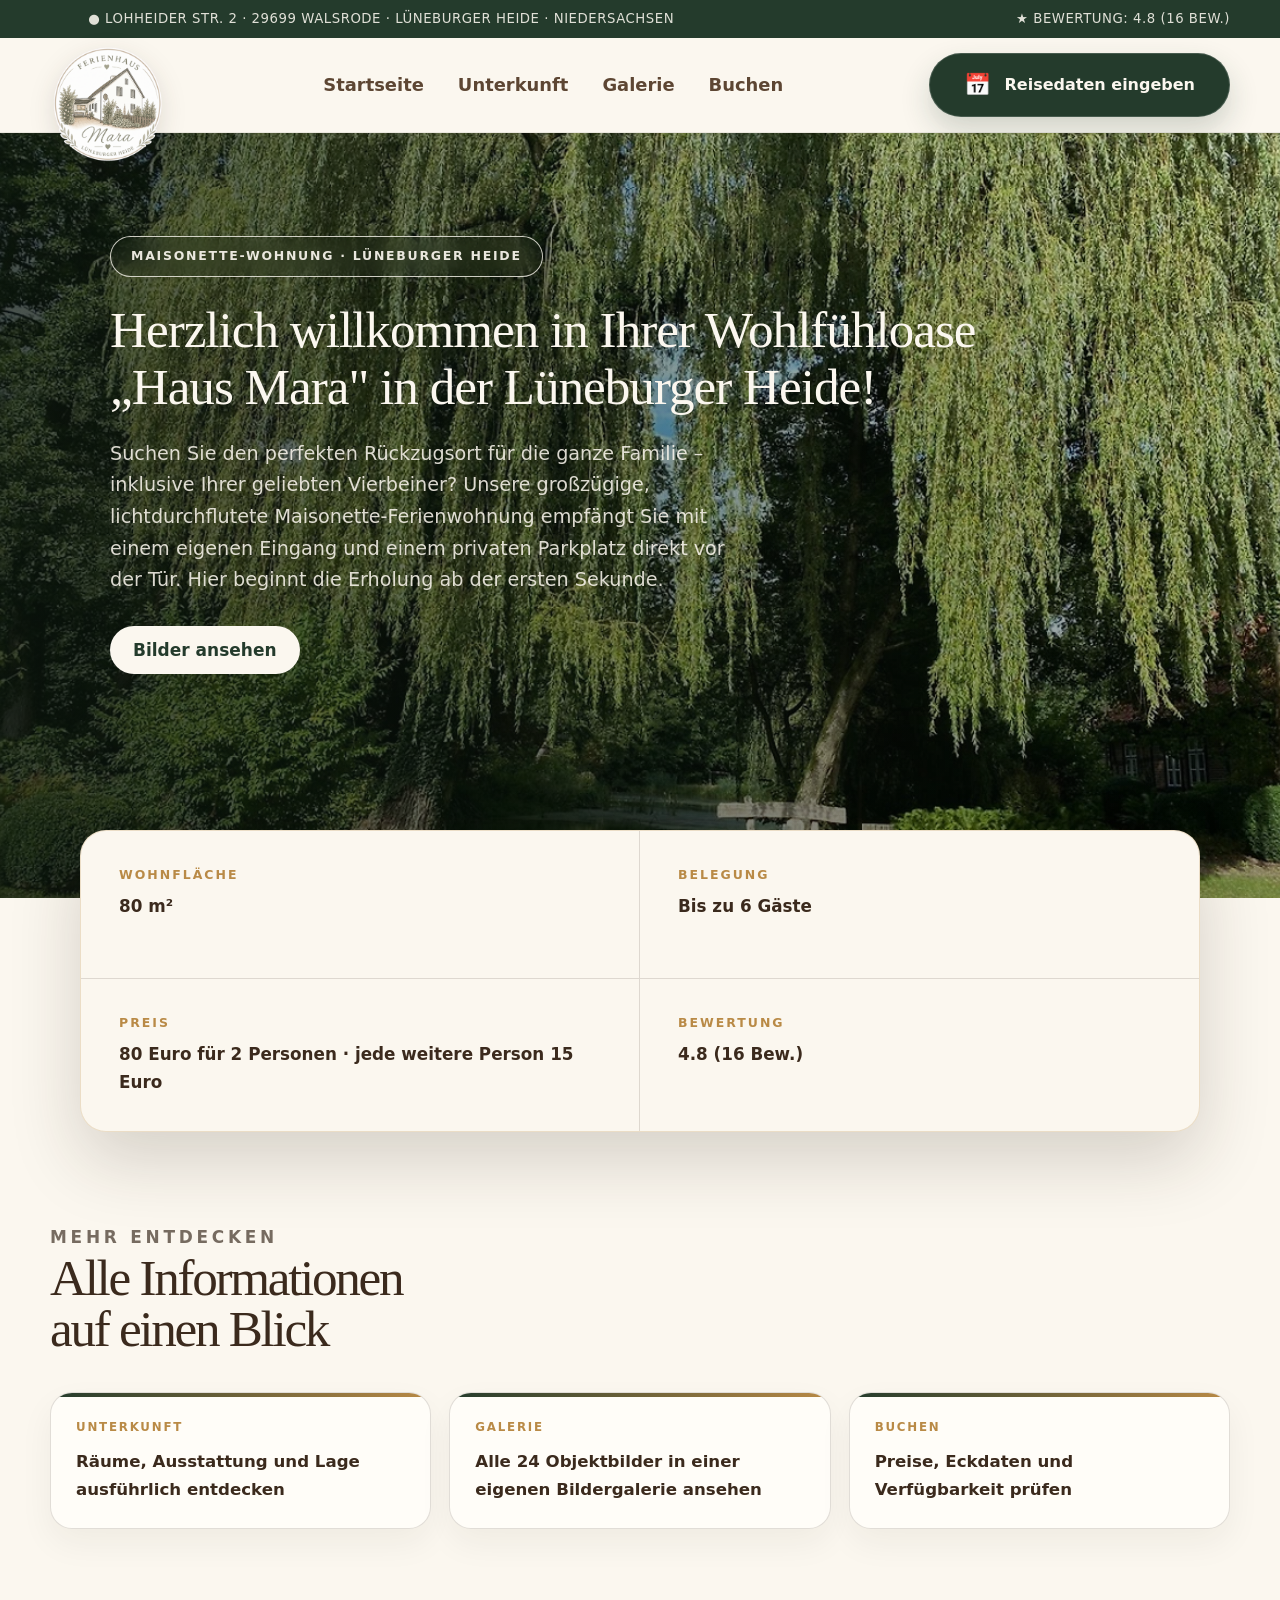
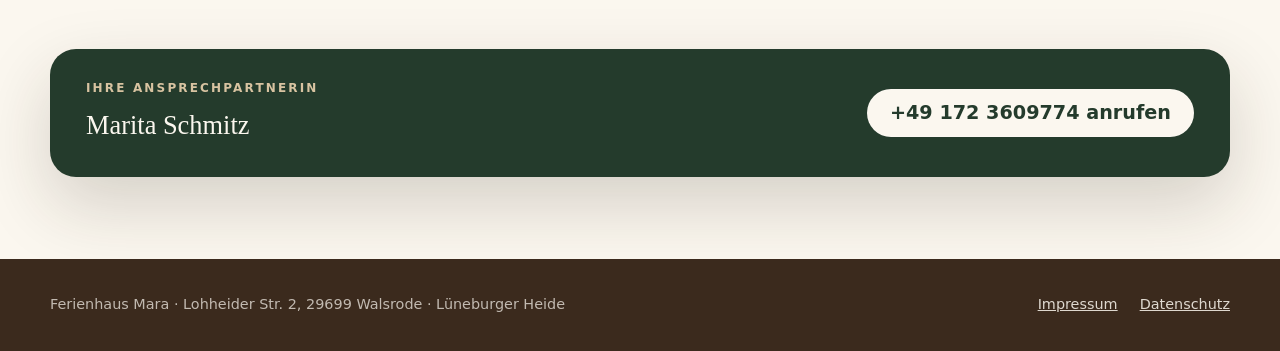
<file: index.html>
<!DOCTYPE html>
<html lang="de">
<head>
  <meta charset="UTF-8" />
  <meta name="viewport" content="width=device-width, initial-scale=1.0" />
  <title>Ferienhaus Mara in Walsrode | Lüneburger Heide</title>
  <meta name="description" content="Ferienhaus Mara: 80 m² Maisonette-Wohnung für bis zu 6 Gäste in Walsrode, Lüneburger Heide – mit eigenem Eingang, Garten und privatem Parkplatz." />
  <link rel="canonical" href="https://ellseybcb.github.io/Ferienhausmara/" />
  <link rel="icon" type="image/png" href="LogoMara_transparent.png" />
  <meta property="og:type" content="website" />
  <meta property="og:site_name" content="Ferienhaus Mara" />
  <meta property="og:title" content="Ferienhaus Mara in Walsrode | Lüneburger Heide" />
  <meta property="og:description" content="80 m² Maisonette-Wohnung für bis zu 6 Gäste in Walsrode, Lüneburger Heide – mit Garten, eigenem Eingang und privatem Parkplatz." />
  <meta property="og:url" content="https://ellseybcb.github.io/Ferienhausmara/" />
  <meta property="og:image" content="https://ellseybcb.github.io/Ferienhausmara/assets/gallery/81029433147171.jpg" />
  <meta name="twitter:card" content="summary_large_image" />
  <meta name="twitter:title" content="Ferienhaus Mara in Walsrode | Lüneburger Heide" />
  <meta name="twitter:description" content="80 m² Maisonette-Wohnung für bis zu 6 Gäste in Walsrode, Lüneburger Heide." />
  <meta name="twitter:image" content="https://ellseybcb.github.io/Ferienhausmara/assets/gallery/81029433147171.jpg" />
  <style>
    :root {
      --ivory: #fbf7ef;
      --warm: #f0e6d6;
      --sand: #d8c3a1;
      --gold: #b98a46;
      --brown: #3b2a1d;
      --brown-soft: #5d4633;
      --green: #243b2c;
      --green-2: #3f5f45;
      --sage: #dce6d5;
      --text: #2a241e;
      --muted: #766b60;
      --line: rgba(59, 42, 29, .15);
      --shadow: 0 28px 70px rgba(43, 31, 20, .18);
      --radius: 24px;
    }

    * { box-sizing: border-box; }
    html { scroll-behavior: smooth; }

    body {
      margin: 0;
      color: var(--text);
      background: var(--ivory);
      font-family: Inter, ui-sans-serif, system-ui, -apple-system, BlinkMacSystemFont, "Segoe UI", sans-serif;
      font-size: 17px;
      line-height: 1.65;
    }

    body::before {
      content: "";
      position: fixed;
      inset: 0;
      pointer-events: none;
      opacity: .18;
      background-image:
        linear-gradient(rgba(36,59,44,.04) 1px, transparent 1px),
        linear-gradient(90deg, rgba(36,59,44,.04) 1px, transparent 1px);
      background-size: 44px 44px;
      z-index: -2;
    }

    a { color: inherit; text-decoration: none; }
    img { max-width: 100%; display: block; }

    .container { width: min(1180px, calc(100% - 40px)); margin: 0 auto; }

    .topbar {
      background: var(--green);
      color: rgba(251,247,239,.88);
      font-size: .83rem;
      letter-spacing: .04em;
      text-transform: uppercase;
    }

    .topbar-inner {
      min-height: 38px;
      display: flex;
      align-items: center;
      justify-content: space-between;
      gap: 20px;
    }

    .topbar-inner span { font-size: 0; }
    .topbar-inner span::after { font-size: .83rem; }
    .topbar-inner span:first-child::after {
      content: "\25CF  LOHHEIDER STR. 2 \00B7  29699 WALSRODE \00B7  L\00DCNEBURGER HEIDE \00B7  NIEDERSACHSEN";
    }
    .topbar-inner span:last-child::after {
      content: "\2605  BEWERTUNG: 4.8 (16 BEW.)";
    }

    header {
      position: sticky;
      top: 0;
      z-index: 50;
      background: rgba(251, 247, 239, .95);
      border-bottom: 1px solid rgba(59, 42, 29, .08);
      backdrop-filter: blur(14px);
    }

    .nav {
      min-height: 86px;
      display: flex;
      align-items: center;
      gap: 34px;
    }

    .brand {
      width: 116px;
      height: 116px;
      flex: 0 0 auto;
      display: block;
      margin: 8px 12px -30px 0;
      background: url('LogoMara_transparent.png') center / contain no-repeat;
      filter: drop-shadow(0 8px 12px rgba(43,31,20,.14));
    }

    .brand strong,
    .brand span { display: none; }

    .nav-links {
      display: flex;
      align-items: center;
      gap: 34px;
      margin-left: auto;
      color: var(--brown-soft);
      font-size: 1.12rem;
      font-weight: 700;
    }

    .button {
      display: inline-flex;
      align-items: center;
      justify-content: center;
      min-height: 48px;
      padding: 0 22px;
      border-radius: 999px;
      background: var(--green);
      color: var(--ivory);
      font-weight: 800;
      box-shadow: 0 14px 30px rgba(36, 59, 44, .2);
      border: 1px solid rgba(255,255,255,.16);
      transition: transform .2s ease, box-shadow .2s ease, background .2s ease;
    }

    .button:hover { transform: translateY(-2px); background: var(--green-2); box-shadow: 0 20px 42px rgba(36, 59, 44, .25); }
    .button.light { background: var(--ivory); color: var(--green); box-shadow: none; }
    .button.outline { background: transparent; color: var(--brown); border: 1px solid var(--line); box-shadow: none; }

    .nav > .button {
      margin-left: auto;
      min-height: 64px;
      padding: 0 34px;
      font-size: 1rem;
    }

    .nav > .button::before {
      content: "\1F4C5";
      margin-right: 14px;
      font-size: 1.35rem;
    }

    .nav-toggle {
      display: none;
      flex-direction: column;
      justify-content: center;
      gap: 5px;
      width: 46px; height: 46px;
      padding: 0;
      border: 1px solid var(--line);
      border-radius: 12px;
      background: var(--ivory);
      cursor: pointer;
    }
    .nav-toggle span {
      display: block;
      width: 22px; height: 2px;
      margin: 0 auto;
      background: var(--green);
      transition: transform .2s ease, opacity .2s ease;
    }
    header.nav-open .nav-toggle span:nth-child(1) { transform: translateY(7px) rotate(45deg); }
    header.nav-open .nav-toggle span:nth-child(2) { opacity: 0; }
    header.nav-open .nav-toggle span:nth-child(3) { transform: translateY(-7px) rotate(-45deg); }

    .hero {
      min-height: 765px;
      position: relative;
      display: grid;
      align-items: end;
      color: var(--ivory);
      overflow: hidden;
      isolation: isolate;
    }

    .hero::before {
      content: "";
      position: absolute;
      inset: 0;
      background:
        linear-gradient(90deg, rgba(12,22,14,.72), rgba(12,22,14,.34) 52%, rgba(12,22,14,.08)),
        linear-gradient(180deg, rgba(0,0,0,.04), rgba(0,0,0,.32)),
        url('assets/hero-weide.webp') center/cover no-repeat;
      z-index: -2;
      transform: scale(1.02);
    }

    .hero::after { display: none; }

    .hero-content { padding: 0 0 132px; max-width: 1060px; }

    .kicker {
      display: inline-flex;
      align-items: center;
      gap: 11px;
      margin-bottom: 24px;
      padding: 9px 20px;
      border-radius: 999px;
      background: rgba(10,20,12,.15);
      border: 1px solid rgba(251,247,239,.8);
      backdrop-filter: blur(12px);
      color: rgba(251,247,239,.92);
      font-size: .78rem;
      font-weight: 850;
      letter-spacing: .14em;
      text-transform: uppercase;
    }

    .hero h1 {
      margin: 0;
      font-family: Georgia, "Times New Roman", serif;
      font-weight: 400;
      font-size: clamp(2rem, 4.2vw, 3.2rem);
      line-height: 1.12;
      letter-spacing: -.02em;
      max-width: 1040px;
    }

    .hero p {
      margin: 22px 0 30px;
      max-width: 650px;
      font-size: clamp(1.05rem, 1.5vw, 1.2rem);
      color: rgba(251,247,239,.86);
    }

    .booking-card {
      width: min(1120px, calc(100% - 64px));
      margin: -68px auto 0;
      position: relative;
      z-index: 5;
      background: var(--ivory);
      border-radius: 26px;
      box-shadow: var(--shadow);
      border: 1px solid rgba(185,138,70,.24);
      display: grid;
      grid-template-columns: repeat(2, 1fr);
      overflow: hidden;
    }

    .booking-item {
      padding: 34px 38px;
      border-right: 1px solid var(--line);
      border-bottom: 1px solid var(--line);
      min-height: 148px;
    }

    .booking-item > span {
      display: block;
      color: var(--gold);
      font-size: .78rem;
      font-weight: 900;
      letter-spacing: .16em;
      text-transform: uppercase;
      margin-bottom: 6px;
    }

    .booking-item strong { color: var(--brown); font-size: 1.05rem; }
    .booking-item:nth-child(2n) { border-right: 0; }
    .booking-item:nth-child(3),
    .booking-item:nth-child(4) { border-bottom: 0; }
    .booking-cta { display: none; }

    /* Freier Zusatztext hinter dem Preis - verschwindet, wenn er leer ist */
    .preis-hinweis:empty { display: none; }

    /* Werte aus inhalte.js sollen immer wie der Text drumherum aussehen */
    [data-wert], .booking-item [data-wert], .fact [data-wert] {
      display: inline;
      margin: 0;
      font: inherit;
      color: inherit;
      letter-spacing: inherit;
      text-transform: none;
    }

    section { padding: 92px 0; }
    .section-head { display: grid; grid-template-columns: .75fr 1fr; gap: 42px; align-items: end; margin-bottom: 38px; }

    .small-title {
      margin: 0 0 12px;
      color: var(--gold);
      font-size: .78rem;
      font-weight: 900;
      letter-spacing: .22em;
      text-transform: uppercase;
    }

    h2 {
      margin: 0;
      font-family: Georgia, "Times New Roman", serif;
      font-size: clamp(2.15rem, 4vw, 4rem);
      font-weight: 400;
      line-height: 1;
      letter-spacing: -.045em;
      color: var(--brown);
      text-wrap: balance;
    }

    .section-head p { margin: 0; color: var(--muted); font-size: 1.06rem; }

    .facts {
      display: grid;
      grid-template-columns: repeat(3, 1fr);
      gap: 18px;
    }

    .fact {
      background: #fffdf8;
      border: 1px solid var(--line);
      border-radius: 22px;
      padding: 25px;
      min-height: 136px;
      box-shadow: 0 14px 34px rgba(43,31,20,.055);
      position: relative;
      overflow: hidden;
    }

    .fact::before {
      content: "";
      position: absolute;
      top: 0;
      left: 0;
      right: 0;
      height: 4px;
      background: linear-gradient(90deg, var(--green), var(--gold));
    }

    .fact > span {
      display: block;
      margin-bottom: 9px;
      color: var(--gold);
      font-size: .74rem;
      font-weight: 900;
      letter-spacing: .15em;
      text-transform: uppercase;
    }

    .fact strong { color: var(--brown); font-size: 1.04rem; line-height: 1.45; }

    .stay-summary {
      display: grid;
      grid-template-columns: repeat(4, 1fr);
      gap: 14px;
      margin-bottom: 24px;
    }

    .stay-summary div {
      padding: 22px;
      text-align: center;
      background: var(--green);
      color: var(--ivory);
      border-radius: 20px;
    }

    .stay-summary strong {
      display: block;
      font-family: Georgia, "Times New Roman", serif;
      font-size: 2rem;
      font-weight: 400;
      line-height: 1;
    }

    .stay-summary span {
      display: block;
      margin-top: 7px;
      color: rgba(251,247,239,.72);
      font-size: .76rem;
      font-weight: 800;
      letter-spacing: .12em;
      text-transform: uppercase;
    }

    .story-wrap {
      background: var(--green);
      color: var(--ivory);
      border-radius: 34px;
      padding: 18px;
      box-shadow: var(--shadow);
      display: grid;
      grid-template-columns: 1fr .92fr;
      gap: 0;
      overflow: hidden;
    }

    .story-image {
      min-height: 560px;
      background: url('assets/gallery/5366703147171.jpg') center/cover no-repeat;
      border-radius: 24px;
    }

    .story-text {
      padding: clamp(34px, 5vw, 64px);
      align-self: center;
    }

    .story-text .small-title { color: var(--sand); }
    .story-text h2 { color: var(--ivory); }
    .story-text p { color: rgba(251,247,239,.78); font-size: 1.08rem; margin: 24px 0 0; }

    .highlights {
      display: grid;
      grid-template-columns: repeat(4, 1fr);
      gap: 16px;
      margin-top: 36px;
    }

    .highlight {
      background: #fffdf8;
      border: 1px solid var(--line);
      border-radius: 22px;
      padding: 25px;
      min-height: 154px;
      box-shadow: 0 12px 32px rgba(43,31,20,.05);
    }

    .highlight b {
      display: inline-grid;
      place-items: center;
      width: 38px;
      height: 38px;
      margin-bottom: 18px;
      border-radius: 50%;
      background: var(--sage);
      color: var(--green);
      font-family: Georgia, "Times New Roman", serif;
      font-size: 1.2rem;
      font-weight: 500;
    }

    .highlight strong { display: block; color: var(--brown); margin-bottom: 8px; }
    .highlight span { color: var(--muted); font-size: .95rem; }

    .location-wrap {
      display: grid;
      grid-template-columns: .9fr 1.1fr;
      gap: 38px;
      align-items: center;
      padding: clamp(26px, 5vw, 56px);
      border-radius: 32px;
      background: #fffdf8;
      border: 1px solid var(--line);
      box-shadow: 0 18px 48px rgba(43,31,20,.08);
    }

    .location-image {
      width: 100%;
      min-height: 390px;
      border-radius: 24px;
      background: url('assets/hero-weide.webp') center/cover no-repeat;
    }

    .location-copy p { color: var(--muted); }
    .location-list {
      display: grid;
      gap: 12px;
      margin-top: 22px;
    }

    .location-list span {
      padding: 13px 16px;
      border-left: 3px solid var(--gold);
      background: var(--ivory);
      color: var(--brown);
      font-weight: 700;
    }

    .hotel-slider {
      position: relative;
      max-width: 1100px;
      margin: auto;
      overflow: hidden;
      border-radius: 28px;
      background: var(--green);
      box-shadow: var(--shadow);
    }

    .hotel-slider img {
      width: 100%;
      height: min(68vw, 680px);
      min-height: 420px;
      object-fit: cover;
    }

    .slider-btn {
      position: absolute;
      z-index: 2;
      top: 50%;
      transform: translateY(-50%);
      width: 58px;
      height: 58px;
      border: 1px solid rgba(255,255,255,.5);
      border-radius: 50%;
      background: rgba(20,35,25,.72);
      color: #fff;
      font-size: 28px;
      cursor: pointer;
      backdrop-filter: blur(8px);
    }

    .slider-btn:hover { background: var(--green); }
    .slider-btn.left { left: 20px; }
    .slider-btn.right { right: 20px; }

    .thumbs {
      display: grid;
      grid-template-columns: repeat(6, 1fr);
      gap: 10px;
      margin-top: 16px;
    }

    .thumbs img {
      width: 100%;
      height: 96px;
      object-fit: cover;
      border-radius: 13px;
      border: 3px solid transparent;
      opacity: .72;
      cursor: pointer;
      transition: opacity .2s ease, border-color .2s ease, transform .2s ease;
    }

    .thumbs img:hover,
    .thumbs img.active {
      opacity: 1;
      border-color: var(--gold);
      transform: translateY(-2px);
    }

    .cta {
      padding: 0 0 86px;
    }

    .cta-box {
      min-height: 360px;
      border-radius: 34px;
      background:
        linear-gradient(90deg, rgba(36,59,44,.92), rgba(36,59,44,.72)),
        url('assets/gallery/78366816018951.jpg') center/cover no-repeat;
      color: var(--ivory);
      display: grid;
      align-items: center;
      padding: clamp(34px, 7vw, 78px);
      box-shadow: var(--shadow);
      position: relative;
      overflow: hidden;
    }

    .cta-box::after {
      content: "";
      position: absolute;
      inset: 18px;
      border: 1px solid rgba(251,247,239,.25);
      border-radius: 24px;
      pointer-events: none;
    }

    .cta-box h2 { color: var(--ivory); max-width: 740px; }
    .cta-box p { color: rgba(251,247,239,.78); max-width: 760px; margin: 20px 0 30px; }

    footer {
      background: var(--brown);
      color: rgba(251,247,239,.7);
      padding: 34px 0;
      font-size: .9rem;
    }
    .footer-inner {
      display: flex;
      flex-wrap: wrap;
      align-items: center;
      justify-content: space-between;
      gap: 10px 26px;
    }
    .footer-links { display: flex; gap: 22px; }
    .footer-links a { color: rgba(251,247,239,.85); text-decoration: underline; }
    .footer-links a:hover { color: #fff; }

    .home-contact {
      padding: 28px 0 82px;
    }

    .home-contact-card {
      display: flex;
      align-items: center;
      justify-content: space-between;
      gap: 28px;
      padding: 30px 36px;
      border-radius: 26px;
      background: var(--green);
      color: var(--ivory);
      box-shadow: var(--shadow);
    }

    .home-contact-card span {
      display: block;
      color: var(--sand);
      font-size: .75rem;
      font-weight: 900;
      letter-spacing: .18em;
      text-transform: uppercase;
    }

    .home-contact-card strong {
      display: block;
      margin-top: 5px;
      font-family: Georgia, "Times New Roman", serif;
      font-size: 1.65rem;
      font-weight: 400;
    }

    .home-contact-card a {
      white-space: nowrap;
      font-size: 1.2rem;
    }

    .home #fakten,
    .home #beschreibung,
    .home #highlights,
    .home #lage,
    .home #galerie,
    .home .cta { display: none; }

    @media (max-width: 980px) {
      .nav { position: relative; min-height: auto; align-items: center; padding: 14px 0; flex-wrap: wrap; row-gap: 8px; }
      .brand { width: 96px; height: 96px; margin: 0 12px 0 0; }
      .nav-toggle { display: none; }
      .nav > .button { display: none; }
      .nav-links {
        margin-left: auto;
        gap: 18px;
        flex-wrap: wrap;
        justify-content: flex-end;
        font-size: 1rem;
      }
      .nav-links a { padding: 6px 0; }
      .hero { min-height: 680px; }
      .booking-card { grid-template-columns: repeat(2, 1fr); }
      .booking-item:nth-child(2) { border-right: 0; }
      .booking-cta { grid-column: span 2; }
      .section-head, .story-wrap, .location-wrap { grid-template-columns: 1fr; }
      .facts { grid-template-columns: repeat(2, 1fr); }
      .stay-summary { grid-template-columns: repeat(2, 1fr); }
      .highlights { grid-template-columns: repeat(2, 1fr); }
      .thumbs { grid-template-columns: repeat(4, 1fr); }
      .story-image { min-height: 420px; }
    }

    @media (max-width: 620px) {
      .container { width: min(100% - 26px, 1180px); }
      .topbar-inner { flex-direction: column; align-items: flex-start; padding: 10px 0; gap: 4px; }
      .brand { width: 84px; height: 84px; }
      .nav-links { gap: 10px 14px; font-size: .9rem; width: 100%; justify-content: center; }
      .hero { min-height: 620px; }
      .hero::after { inset: 10px; }
      .hero-content { padding-bottom: 54px; }
      .hero h1 { font-size: clamp(1.7rem, 6.6vw, 2.5rem); }
      .booking-card, .facts, .highlights, .stay-summary { grid-template-columns: 1fr; }
      .booking-card { width: calc(100% - 26px); }
      .booking-item { border-right: 0; border-bottom: 1px solid var(--line); }
      .booking-item:nth-child(3) { border-bottom: 1px solid var(--line); }
      .booking-item:nth-child(4) { border-bottom: 0; }
      .booking-cta { grid-column: auto; }
      section { padding: 66px 0; }
      .story-wrap { border-radius: 24px; }
      .story-image { min-height: 320px; }
      .location-image { min-height: 280px; }
      .hotel-slider img { min-height: 320px; height: 72vw; }
      .slider-btn { width: 46px; height: 46px; font-size: 22px; }
      .slider-btn.left { left: 10px; }
      .slider-btn.right { right: 10px; }
      .thumbs { grid-template-columns: repeat(3, 1fr); }
      .thumbs img { height: 76px; }
      .home-contact-card { align-items: flex-start; flex-direction: column; padding: 25px; }
      .home-contact-card a { width: 100%; }
    }
</style>
  <script src="inhalte.js"></script>
  <script src="galerie-daten.js"></script>
</head>
<body class="home">
  <div class="topbar">
    <div class="container topbar-inner">
      <span>Lohheider Str. 2 · 29699 · Walsrode, Lüneburger Heide, Niedersachsen, DE</span>
      <span>Bewertung: 4.8 (16 Bew.)</span>
    </div>
  </div>

  <header>
    <div class="container nav">
      <a class="brand" href="index.html" aria-label="Startseite">
        <strong>Ferienhaus Mara</strong>
        <span>Lüneburger Heide</span>
      </a>
      <button class="nav-toggle" type="button" aria-label="Menü öffnen" aria-expanded="false" aria-controls="primary-nav"><span></span><span></span><span></span></button>
      <nav class="nav-links" id="primary-nav" aria-label="Hauptnavigation">
        <a href="index.html">Startseite</a>
        <a href="unterkunft.html">Unterkunft</a>
        <a href="galerie.html">Galerie</a>
        <a href="buchen.html">Buchen</a>
      </nav>
      <a class="button" href="buchen.html#kalender">Reisedaten eingeben</a>
    </div>
  </header>

  <main id="top">
    <section class="hero" aria-label="Hero-Bereich">
      <div class="container hero-content">
        <div class="kicker">Maisonette-Wohnung · Lüneburger Heide</div>
        <h1>Herzlich willkommen in Ihrer Wohlfühloase<br>„Haus Mara" in der Lüneburger Heide!</h1>
        <p>Suchen Sie den perfekten Rückzugsort für die ganze Familie – inklusive Ihrer geliebten Vierbeiner? Unsere großzügige, lichtdurchflutete Maisonette-Ferienwohnung empfängt Sie mit einem eigenen Eingang und einem privaten Parkplatz direkt vor der Tür. Hier beginnt die Erholung ab der ersten Sekunde.</p>
        <a class="button light" href="galerie.html">Bilder ansehen</a>
      </div>
    </section>

    <aside class="booking-card" aria-label="Kurzfakten">
      <div class="booking-item"><span>Wohnfläche</span><strong>80 m²</strong></div>
      <div class="booking-item"><span>Belegung</span><strong>Bis zu <span data-wert="maxGaeste">6</span> Gäste</strong></div>
      <div class="booking-item"><span>Preis</span><strong><span data-wert="preisProNacht">80</span> Euro für 2 Personen · jede weitere Person <span data-wert="preisWeiterePerson">15</span> Euro <span class="preis-hinweis" data-wert="preisHinweis"></span></strong></div>
      <div class="booking-item"><span>Bewertung</span><strong>4.8 (16 Bew.)</strong></div>
      <div class="booking-cta"><a class="button" href="https://www.ferienhausmiete.de/285700.htm" target="_blank" rel="noopener">Zur Quelle</a></div>
    </aside>

    <section id="fakten">
      <div class="container">
        <div class="section-head">
          <div>
            <p class="small-title">Auf einen Blick</p>
            <h2>Alles Wichtige für Ihren Aufenthalt</h2>
          </div>
          <p>Eine ruhige Maisonette-Wohnung in Walsrode mit zwei Schlafbereichen, eigenem Eingang und privatem Parkplatz nahe dem Erholungswald Eibia.</p>
        </div>

        <div class="stay-summary">
          <div><strong>2</strong><span>Schlafzimmer</span></div>
          <div><strong>1</strong><span>Badezimmer</span></div>
          <div><strong>2</strong><span>Personen</span></div>
          <div><strong>4,8</strong><span>16 Bewertungen</span></div>
        </div>

        <div class="facts">
          <div class="fact"><span>Objekttyp</span><strong>Maisonette-Wohnung</strong></div>
          <div class="fact"><span>Preis</span><strong>Ab <span data-wert="preisProNacht">80</span> Euro pro Nacht · jede weitere Person <span data-wert="preisWeiterePerson">15</span> Euro</strong></div>
          <div class="fact"><span>Adresse</span><strong>Lohheider Str. 2, 29699 Walsrode</strong></div>
          <div class="fact"><span>Region</span><strong>Lüneburger Heide, Niedersachsen</strong></div>
          <div class="fact"><span>Schlafbereich 1</span><strong>Doppelbett, Babybett und großer Kleiderschrank</strong></div>
          <div class="fact"><span>Schlafbereich 2</span><strong>Ausgebauter Dachboden mit Doppelbett, erreichbar über eine Wendeltreppe</strong></div>
        </div>
      </div>
    </section>

    <section id="beschreibung">
      <div class="container story-wrap">
        <div class="story-image" role="img" aria-label="Schlafzimmer mit Doppelbett"></div>
        <div class="story-text">
          <p class="small-title">Beschreibung</p>
          <h2>Ankommen und die Heide genießen</h2>
          <p>Die großzügige Maisonette-Ferienwohnung liegt in unmittelbarer Nähe zum Erholungswald Eibia. Ein eigener Eingang und der private Parkplatz sorgen für eine unkomplizierte, unabhängige Anreise.</p>
          <p>Im ersten Schlafzimmer stehen ein Doppelbett, ein Babybett und ein großer Kleiderschrank bereit. Der zweite Schlafbereich befindet sich im ausgebauten Dachboden, ist über eine Wendeltreppe erreichbar und bietet zwei weitere Doppelbetten.</p>
        </div>
      </div>
    </section>

    <section id="highlights">
      <div class="container">
        <div class="section-head">
          <div>
            <p class="small-title">Highlights</p>
            <h2>Was den Aufenthalt besonders macht</h2>
          </div>
          <p>Komfort, Privatsphäre und die direkte Nähe zur Natur machen die Unterkunft zu einem angenehmen Ausgangspunkt für erholsame Tage in der Lüneburger Heide.</p>
        </div>

        <div class="highlights">
          <div class="highlight"><b>1</b><strong>Maisonette-Wohnung</strong><span>Großzügige Unterkunft mit zwei getrennten Schlafbereichen.</span></div>
          <div class="highlight"><b>2</b><strong>Eigener Eingang</strong><span>Mehr Privatsphäre und ein unabhängiges Ankommen.</span></div>
          <div class="highlight"><b>3</b><strong>Parkplatz inklusive</strong><span>Privater Parkplatz direkt für die Unterkunft.</span></div>
          <div class="highlight"><b>4</b><strong>Erholungswald Eibia</strong><span>Spazierwege und Natur liegen in unmittelbarer Nähe.</span></div>
          <div class="highlight"><b>5</b><strong>Familienfreundlich</strong><span>Babybett und großer Kleiderschrank im ersten Schlafzimmer.</span></div>
          <div class="highlight"><b>6</b><strong>Dachboden-Schlafzimmer</strong><span>Gemütlicher zweiter Schlafbereich über eine Wendeltreppe.</span></div>
          <div class="highlight"><b>7</b><strong>Drei Doppelbetten</strong><span>Ein Doppelbett im unteren und zwei im oberen Schlafbereich.</span></div>
          <div class="highlight"><b>8</b><strong>Sehr gut bewertet</strong><span>4,8 von 5 Punkten aus 16 Bewertungen.</span></div>
        </div>
      </div>
    </section>

    <section id="lage">
      <div class="container location-wrap">
        <div class="location-image" role="img" aria-label="Erholungswald bei Walsrode"></div>
        <div class="location-copy">
          <p class="small-title">Lage &amp; Umgebung</p>
          <h2>Ruhe und Natur direkt vor der Tür</h2>
          <p>Das Ferienhaus liegt in Walsrode in der Lüneburger Heide. Der nahe Erholungswald Eibia bietet ideale Bedingungen für Spaziergänge, kleine Auszeiten im Grünen und entspannte Urlaubstage.</p>
          <div class="location-list">
            <span>Lohheider Str. 2, 29699 Walsrode</span>
            <span>Unmittelbare Nähe zum Erholungswald Eibia</span>
            <span>Privater Parkplatz an der Unterkunft</span>
          </div>
        </div>
      </div>
    </section>

    <section aria-label="Weitere Seiten">
      <div class="container">
        <div class="section-head">
          <div>
            <p class="small-title">Mehr entdecken</p>
            <h2>Alle Informationen auf einen Blick</h2>
          </div>
        </div>
        <div class="facts">
          <a class="fact" href="unterkunft.html"><span>Unterkunft</span><strong>Räume, Ausstattung und Lage ausführlich entdecken</strong></a>
          <a class="fact" href="galerie.html"><span>Galerie</span><strong>Alle 24 Objektbilder in einer eigenen Bildergalerie ansehen</strong></a>
          <a class="fact" href="buchen.html"><span>Buchen</span><strong>Preise, Eckdaten und Verfügbarkeit prüfen</strong></a>
        </div>
      </div>
    </section>

    <section class="home-contact" aria-label="Direkter Kontakt">
      <div class="container">
        <div class="home-contact-card">
          <div>
            <span>Ihre Ansprechpartnerin</span>
            <strong>Marita Schmitz</strong>
          </div>
          <a class="button light" href="tel:+491723609774">+49 172 3609774 anrufen</a>
        </div>
      </div>
    </section>

    <section id="galerie">
      <div class="container">
        <div class="section-head">
          <div>
            <p class="small-title">Galerie</p>
            <h2>Ferienhaus Mara in Bildern</h2>
          </div>
          <p>Entdecken Sie Schlafbereiche, Wohnräume, Terrasse, Haus und Garten. Mit den Pfeilen oder Vorschaubildern wechseln Sie durch die Galerie.</p>
        </div>

        <div class="hotel-slider">
          <button class="slider-btn left" type="button" onclick="changeSlide(-1)" aria-label="Vorheriges Bild">&#10094;</button>
          <img id="sliderImage" src="assets/gallery/81029433147171.jpg" alt="Überdachte Terrasse mit Lounge-Möbeln und Gartenhaus" width="1200" height="800">
          <button class="slider-btn right" type="button" onclick="changeSlide(1)" aria-label="Nächstes Bild">&#10095;</button>
        </div>
        <div class="thumbs" aria-label="Galerie-Vorschaubilder">
        </div>
      </div>
    </section>

    <section class="cta" id="anfrage">
      <div class="container cta-box">
        <div>
          <p class="small-title">Anfrage</p>
          <h2>Jetzt Ihren Aufenthalt in Walsrode anfragen</h2>
          <p>Ab <span data-wert="preisProNacht">80</span> Euro pro Nacht, jede weitere Person <span data-wert="preisWeiterePerson">15</span> Euro. <span class="preis-hinweis" data-wert="preisHinweis"></span> Prüfen Sie freie Reisetermine und senden Sie eine unverbindliche Anfrage für das Ferienhaus Mara.</p>
          <a class="button light" href="buchen.html#kalender">Verfügbarkeit prüfen</a>
        </div>
      </div>
    </section>
  </main>

  <footer>
    <div class="container footer-inner">
      <span>Ferienhaus Mara · Lohheider Str. 2, 29699 Walsrode · Lüneburger Heide</span>
      <nav class="footer-links" aria-label="Rechtliches">
        <a href="impressum.html">Impressum</a>
        <a href="datenschutz.html">Datenschutz</a>
      </nav>
    </div>
  </footer>

<script>
const GAL = (window.GALERIE || []);
const galleryImages = GAL.map(b => 'assets/gallery/' + b.datei);
const galleryAlts   = GAL.map(b => b.text || '');
let currentSlide=0;
// Vorschaubild-Leiste automatisch aus der Bilderliste aufbauen
(function(){
  const leiste = document.querySelector('.thumbs');
  if (!leiste) return;
  leiste.innerHTML = '';
  galleryImages.forEach((pfad, i) => {
    const b = document.createElement('img');
    b.src = pfad.replace('assets/gallery/', 'assets/gallery/thumbs/');
    b.alt = galleryAlts[i] || '';
    b.loading = 'lazy'; b.decoding = 'async';
    b.width = 120; b.height = 82;
    if (i === 0) b.className = 'active';
    b.addEventListener('click', () => setSlide(i));
    leiste.appendChild(b);
  });
})();

function updateSlide(){
  const image = document.getElementById('sliderImage');
  image.src = galleryImages[currentSlide];
  image.alt = galleryAlts[currentSlide];
  document.querySelectorAll('.thumbs img').forEach((thumb, index) => {
    thumb.classList.toggle('active', index === currentSlide);
  });
}
function changeSlide(d){currentSlide=(currentSlide+d+galleryImages.length)%galleryImages.length;updateSlide();}
function setSlide(i){currentSlide=i;updateSlide();}
</script>
<script src="nav.js"></script>
</body>

</html>
</file>
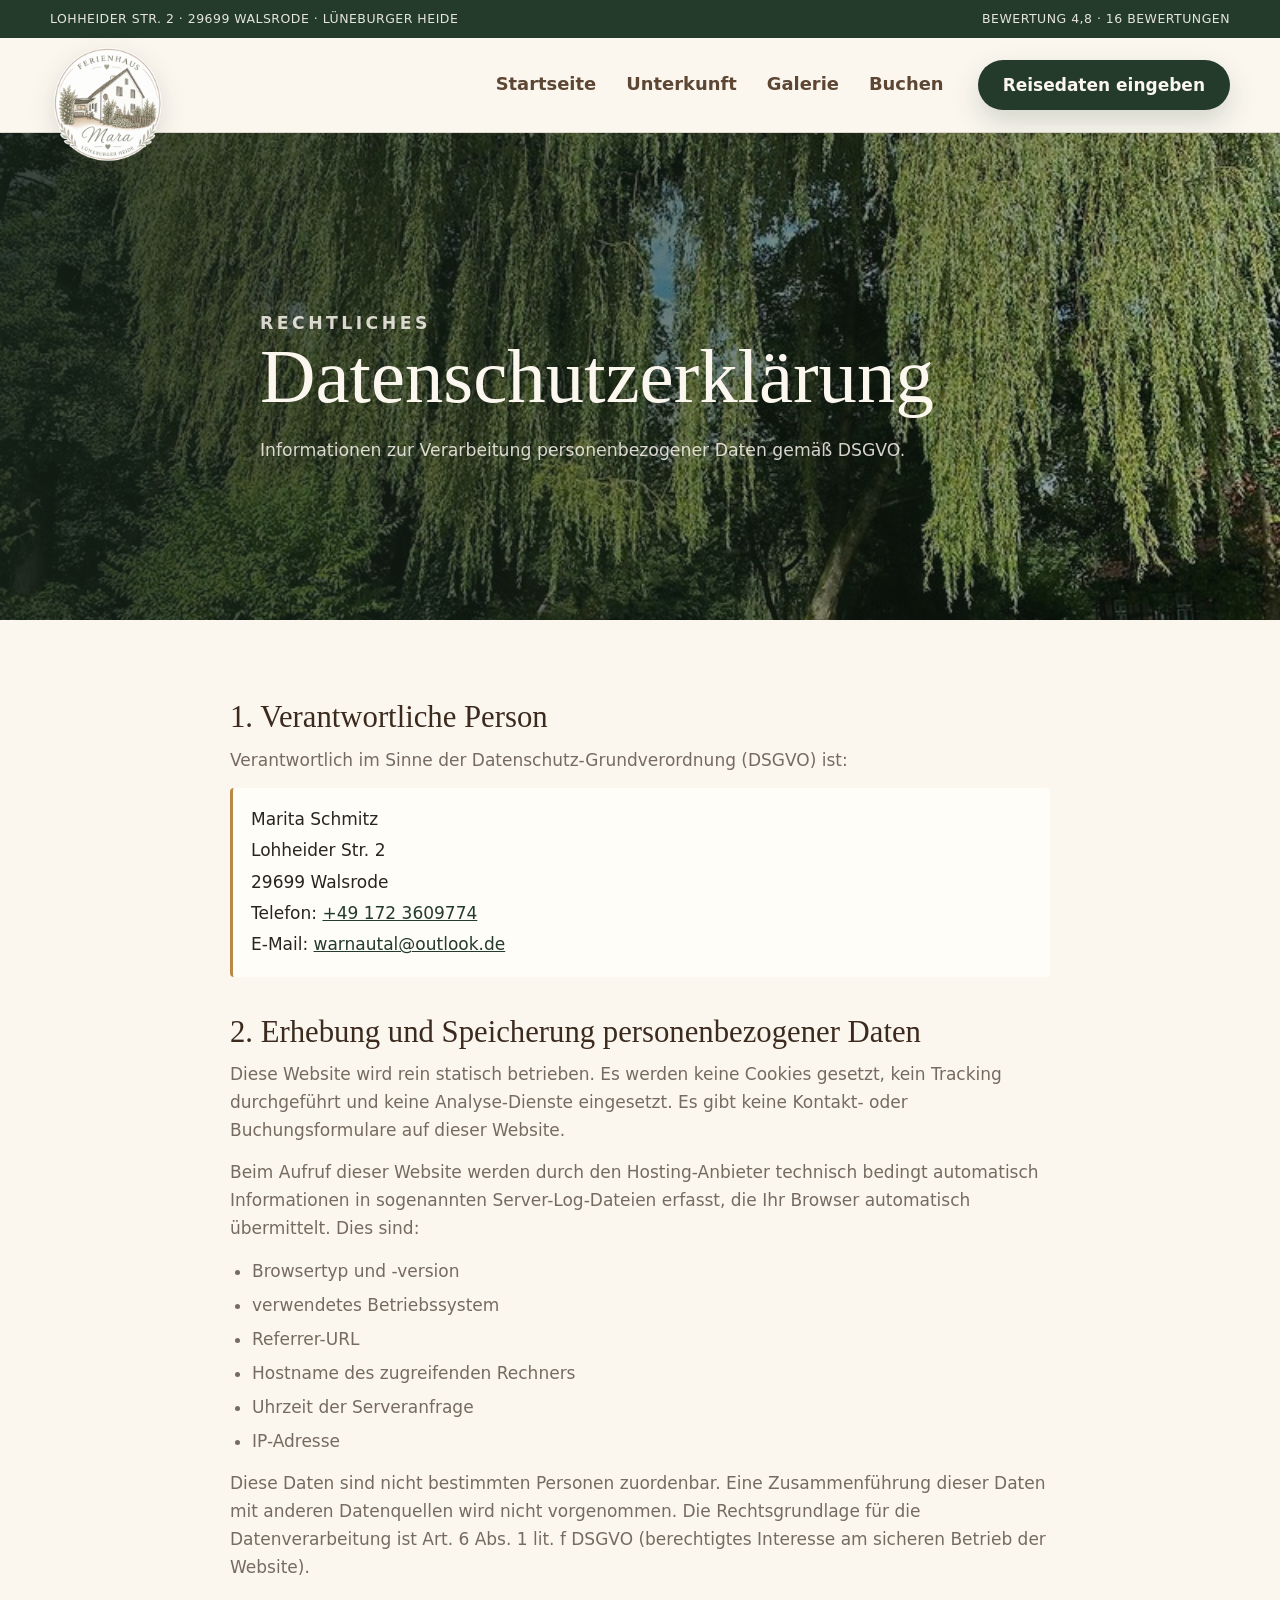
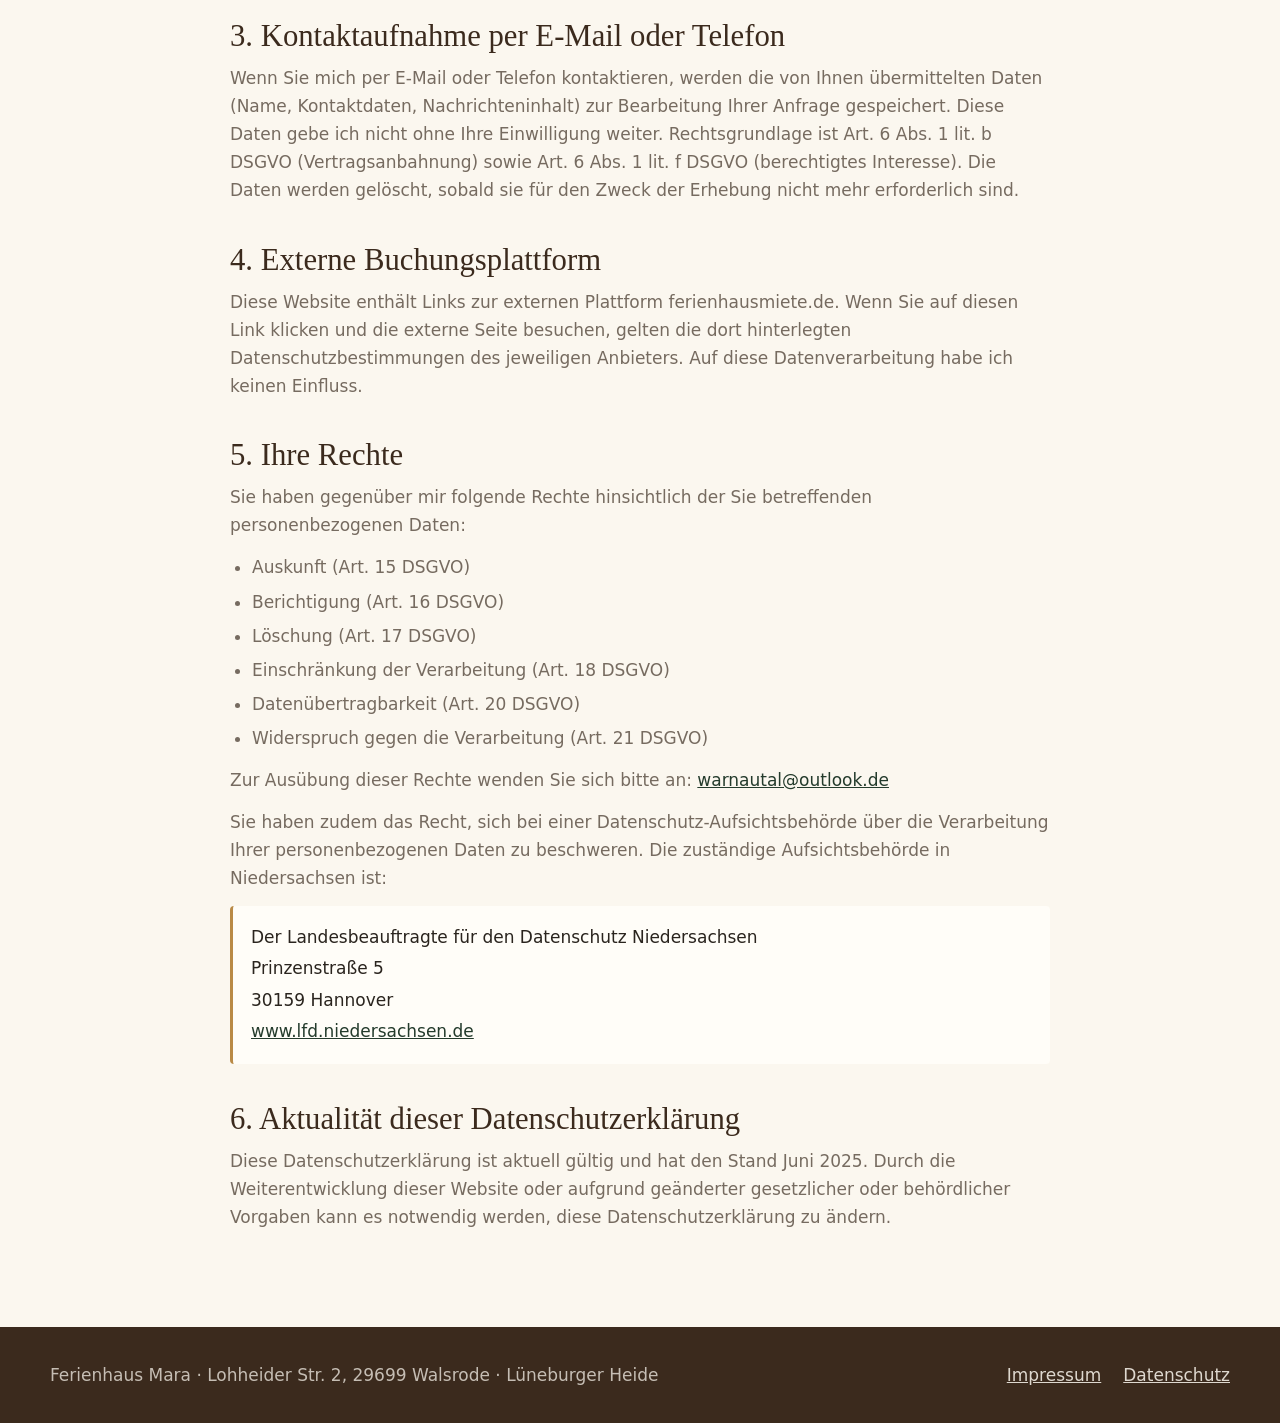
<file: datenschutz.html>
<!DOCTYPE html>
<html lang="de">
<head>
  <meta charset="UTF-8">
  <meta name="viewport" content="width=device-width, initial-scale=1">
  <title>Datenschutzerklärung | Ferienhaus Mara</title>
  <meta name="description" content="Datenschutzerklärung des Ferienhaus Mara in Walsrode – Informationen zur Verarbeitung personenbezogener Daten gemäß DSGVO.">
  <link rel="canonical" href="https://ellseybcb.github.io/Ferienhausmara/datenschutz.html">
  <link rel="icon" type="image/png" href="LogoMara_transparent.png">
  <link rel="stylesheet" href="ferienhaus-mara-pages.css?v=10">
</head>
<body>
  <div class="topbar"><div class="container"><span>Lohheider Str. 2 · 29699 Walsrode · Lüneburger Heide</span><span>Bewertung 4,8 · 16 Bewertungen</span></div></div>
  <header class="site-header">
    <div class="container nav">
      <a class="logo" href="index.html" aria-label="Ferienhaus Mara Startseite"></a>
      <button class="nav-toggle" type="button" aria-label="Menü öffnen" aria-expanded="false" aria-controls="primary-nav"><span></span><span></span><span></span></button>
      <nav class="nav-links" id="primary-nav" aria-label="Hauptnavigation">
        <a href="index.html">Startseite</a>
        <a href="unterkunft.html">Unterkunft</a>
        <a href="galerie.html">Galerie</a>
        <a href="buchen.html">Buchen</a>
      </nav>
      <a class="button" href="buchen.html#kalender">Reisedaten eingeben</a>
    </div>
  </header>

  <main>
    <section class="page-hero" style="--hero-image:url('assets/gallery/29133987128951.jpg')">
      <div class="container page-hero-content">
        <p class="eyebrow">Rechtliches</p>
        <h1>Datenschutzerklärung</h1>
        <p>Informationen zur Verarbeitung personenbezogener Daten gemäß DSGVO.</p>
      </div>
    </section>

    <section>
      <div class="container legal">
        <h2>1. Verantwortliche Person</h2>
        <p>Verantwortlich im Sinne der Datenschutz-Grundverordnung (DSGVO) ist:</p>
        <address>
          Marita Schmitz<br>
          Lohheider Str. 2<br>
          29699 Walsrode<br>
          Telefon: <a href="tel:+491723609774">+49 172 3609774</a><br>
          E-Mail: <a href="mailto:warnautal@outlook.de">warnautal@outlook.de</a>
        </address>

        <h2>2. Erhebung und Speicherung personenbezogener Daten</h2>
        <p>Diese Website wird rein statisch betrieben. Es werden keine Cookies gesetzt, kein Tracking durchgeführt und keine Analyse-Dienste eingesetzt. Es gibt keine Kontakt- oder Buchungsformulare auf dieser Website.</p>
        <p>Beim Aufruf dieser Website werden durch den Hosting-Anbieter technisch bedingt automatisch Informationen in sogenannten Server-Log-Dateien erfasst, die Ihr Browser automatisch übermittelt. Dies sind:</p>
        <ul>
          <li>Browsertyp und -version</li>
          <li>verwendetes Betriebssystem</li>
          <li>Referrer-URL</li>
          <li>Hostname des zugreifenden Rechners</li>
          <li>Uhrzeit der Serveranfrage</li>
          <li>IP-Adresse</li>
        </ul>
        <p>Diese Daten sind nicht bestimmten Personen zuordenbar. Eine Zusammenführung dieser Daten mit anderen Datenquellen wird nicht vorgenommen. Die Rechtsgrundlage für die Datenverarbeitung ist Art. 6 Abs. 1 lit. f DSGVO (berechtigtes Interesse am sicheren Betrieb der Website).</p>

        <h2>3. Kontaktaufnahme per E-Mail oder Telefon</h2>
        <p>Wenn Sie mich per E-Mail oder Telefon kontaktieren, werden die von Ihnen übermittelten Daten (Name, Kontaktdaten, Nachrichteninhalt) zur Bearbeitung Ihrer Anfrage gespeichert. Diese Daten gebe ich nicht ohne Ihre Einwilligung weiter. Rechtsgrundlage ist Art. 6 Abs. 1 lit. b DSGVO (Vertragsanbahnung) sowie Art. 6 Abs. 1 lit. f DSGVO (berechtigtes Interesse). Die Daten werden gelöscht, sobald sie für den Zweck der Erhebung nicht mehr erforderlich sind.</p>

        <h2>4. Externe Buchungsplattform</h2>
        <p>Diese Website enthält Links zur externen Plattform ferienhausmiete.de. Wenn Sie auf diesen Link klicken und die externe Seite besuchen, gelten die dort hinterlegten Datenschutzbestimmungen des jeweiligen Anbieters. Auf diese Datenverarbeitung habe ich keinen Einfluss.</p>

        <h2>5. Ihre Rechte</h2>
        <p>Sie haben gegenüber mir folgende Rechte hinsichtlich der Sie betreffenden personenbezogenen Daten:</p>
        <ul>
          <li>Auskunft (Art. 15 DSGVO)</li>
          <li>Berichtigung (Art. 16 DSGVO)</li>
          <li>Löschung (Art. 17 DSGVO)</li>
          <li>Einschränkung der Verarbeitung (Art. 18 DSGVO)</li>
          <li>Datenübertragbarkeit (Art. 20 DSGVO)</li>
          <li>Widerspruch gegen die Verarbeitung (Art. 21 DSGVO)</li>
        </ul>
        <p>Zur Ausübung dieser Rechte wenden Sie sich bitte an: <a href="mailto:warnautal@outlook.de">warnautal@outlook.de</a></p>
        <p>Sie haben zudem das Recht, sich bei einer Datenschutz-Aufsichtsbehörde über die Verarbeitung Ihrer personenbezogenen Daten zu beschweren. Die zuständige Aufsichtsbehörde in Niedersachsen ist:</p>
        <address>
          Der Landesbeauftragte für den Datenschutz Niedersachsen<br>
          Prinzenstraße 5<br>
          30159 Hannover<br>
          <a href="https://www.lfd.niedersachsen.de" target="_blank" rel="noopener">www.lfd.niedersachsen.de</a>
        </address>

        <h2>6. Aktualität dieser Datenschutzerklärung</h2>
        <p>Diese Datenschutzerklärung ist aktuell gültig und hat den Stand Juni 2025. Durch die Weiterentwicklung dieser Website oder aufgrund geänderter gesetzlicher oder behördlicher Vorgaben kann es notwendig werden, diese Datenschutzerklärung zu ändern.</p>
      </div>
    </section>
  </main>

  <footer>
    <div class="container footer-inner">
      <span>Ferienhaus Mara · Lohheider Str. 2, 29699 Walsrode · Lüneburger Heide</span>
      <nav class="footer-links" aria-label="Rechtliches">
        <a href="impressum.html">Impressum</a>
        <a href="datenschutz.html">Datenschutz</a>
      </nav>
    </div>
  </footer>
  <script src="nav.js"></script>
</body>
</html>
</file>
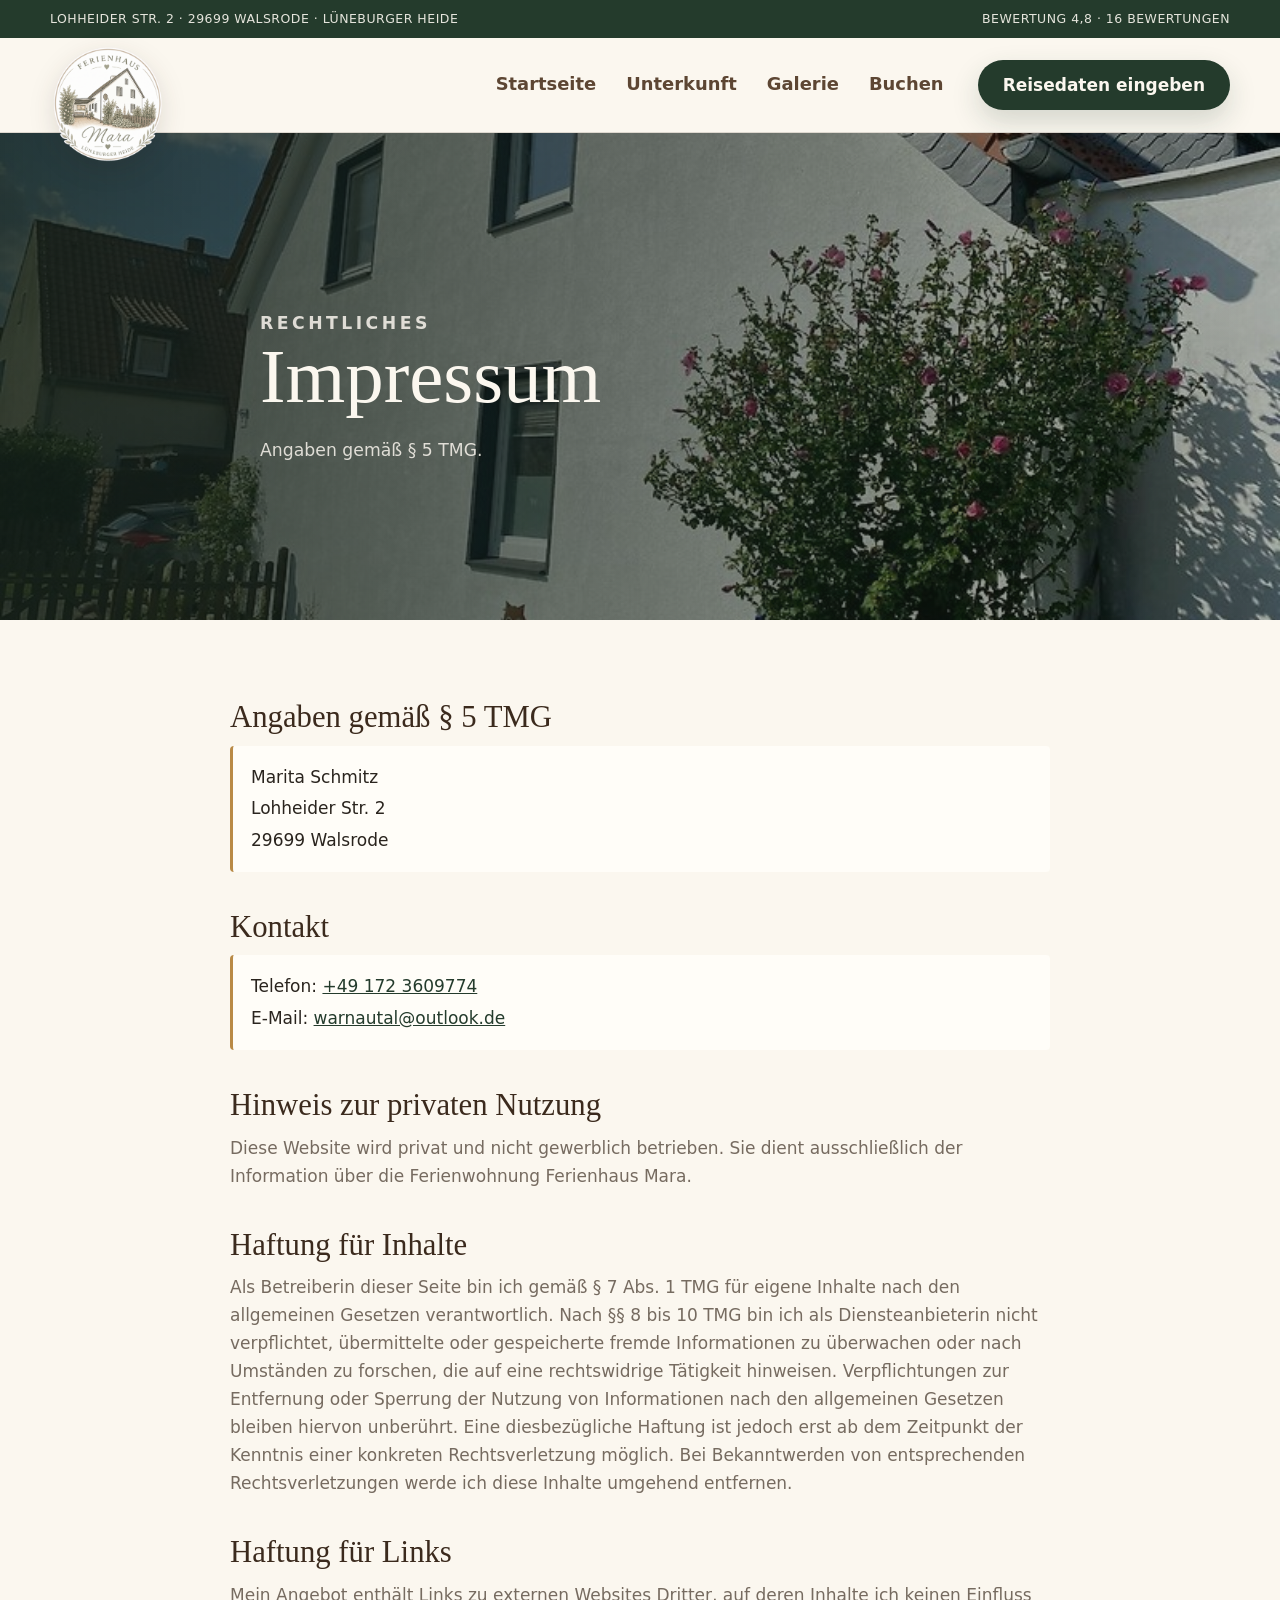
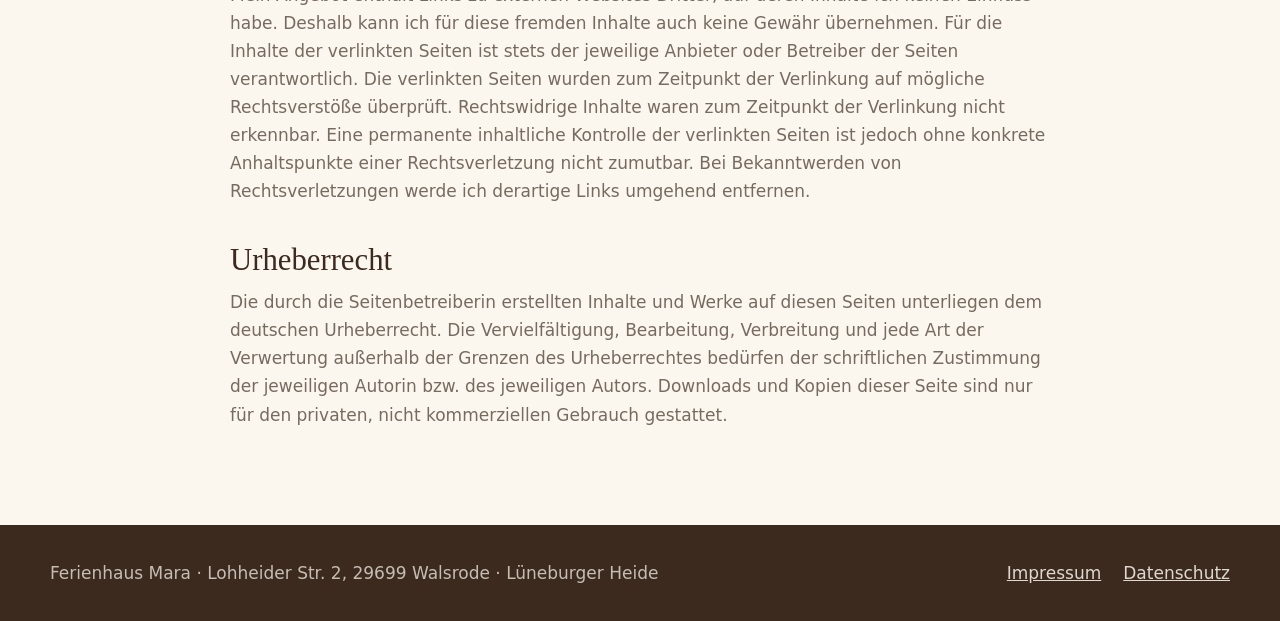
<file: impressum.html>
<!DOCTYPE html>
<html lang="de">
<head>
  <meta charset="UTF-8">
  <meta name="viewport" content="width=device-width, initial-scale=1">
  <title>Impressum | Ferienhaus Mara</title>
  <meta name="description" content="Impressum des Ferienhaus Mara in Walsrode – Angaben gemäß § 5 TMG.">
  <link rel="canonical" href="https://ellseybcb.github.io/Ferienhausmara/impressum.html">
  <link rel="icon" type="image/png" href="LogoMara_transparent.png">
  <link rel="stylesheet" href="ferienhaus-mara-pages.css?v=10">
</head>
<body>
  <div class="topbar"><div class="container"><span>Lohheider Str. 2 · 29699 Walsrode · Lüneburger Heide</span><span>Bewertung 4,8 · 16 Bewertungen</span></div></div>
  <header class="site-header">
    <div class="container nav">
      <a class="logo" href="index.html" aria-label="Ferienhaus Mara Startseite"></a>
      <button class="nav-toggle" type="button" aria-label="Menü öffnen" aria-expanded="false" aria-controls="primary-nav"><span></span><span></span><span></span></button>
      <nav class="nav-links" id="primary-nav" aria-label="Hauptnavigation">
        <a href="index.html">Startseite</a>
        <a href="unterkunft.html">Unterkunft</a>
        <a href="galerie.html">Galerie</a>
        <a href="buchen.html">Buchen</a>
      </nav>
      <a class="button" href="buchen.html#kalender">Reisedaten eingeben</a>
    </div>
  </header>

  <main>
    <section class="page-hero" style="--hero-image:url('assets/gallery/78366816018951.jpg')">
      <div class="container page-hero-content">
        <p class="eyebrow">Rechtliches</p>
        <h1>Impressum</h1>
        <p>Angaben gemäß § 5 TMG.</p>
      </div>
    </section>

    <section>
      <div class="container legal">
        <h2>Angaben gemäß § 5 TMG</h2>
        <address>
          Marita Schmitz<br>
          Lohheider Str. 2<br>
          29699 Walsrode
        </address>

        <h2>Kontakt</h2>
        <address>
          Telefon: <a href="tel:+491723609774">+49 172 3609774</a><br>
          E-Mail: <a href="mailto:warnautal@outlook.de">warnautal@outlook.de</a>
        </address>

        <h2>Hinweis zur privaten Nutzung</h2>
        <p>Diese Website wird privat und nicht gewerblich betrieben. Sie dient ausschließlich der Information über die Ferienwohnung Ferienhaus Mara.</p>

        <h2>Haftung für Inhalte</h2>
        <p>Als Betreiberin dieser Seite bin ich gemäß § 7 Abs. 1 TMG für eigene Inhalte nach den allgemeinen Gesetzen verantwortlich. Nach §§ 8 bis 10 TMG bin ich als Diensteanbieterin nicht verpflichtet, übermittelte oder gespeicherte fremde Informationen zu überwachen oder nach Umständen zu forschen, die auf eine rechtswidrige Tätigkeit hinweisen. Verpflichtungen zur Entfernung oder Sperrung der Nutzung von Informationen nach den allgemeinen Gesetzen bleiben hiervon unberührt. Eine diesbezügliche Haftung ist jedoch erst ab dem Zeitpunkt der Kenntnis einer konkreten Rechtsverletzung möglich. Bei Bekanntwerden von entsprechenden Rechtsverletzungen werde ich diese Inhalte umgehend entfernen.</p>

        <h2>Haftung für Links</h2>
        <p>Mein Angebot enthält Links zu externen Websites Dritter, auf deren Inhalte ich keinen Einfluss habe. Deshalb kann ich für diese fremden Inhalte auch keine Gewähr übernehmen. Für die Inhalte der verlinkten Seiten ist stets der jeweilige Anbieter oder Betreiber der Seiten verantwortlich. Die verlinkten Seiten wurden zum Zeitpunkt der Verlinkung auf mögliche Rechtsverstöße überprüft. Rechtswidrige Inhalte waren zum Zeitpunkt der Verlinkung nicht erkennbar. Eine permanente inhaltliche Kontrolle der verlinkten Seiten ist jedoch ohne konkrete Anhaltspunkte einer Rechtsverletzung nicht zumutbar. Bei Bekanntwerden von Rechtsverletzungen werde ich derartige Links umgehend entfernen.</p>

        <h2>Urheberrecht</h2>
        <p>Die durch die Seitenbetreiberin erstellten Inhalte und Werke auf diesen Seiten unterliegen dem deutschen Urheberrecht. Die Vervielfältigung, Bearbeitung, Verbreitung und jede Art der Verwertung außerhalb der Grenzen des Urheberrechtes bedürfen der schriftlichen Zustimmung der jeweiligen Autorin bzw. des jeweiligen Autors. Downloads und Kopien dieser Seite sind nur für den privaten, nicht kommerziellen Gebrauch gestattet.</p>
      </div>
    </section>
  </main>

  <footer>
    <div class="container footer-inner">
      <span>Ferienhaus Mara · Lohheider Str. 2, 29699 Walsrode · Lüneburger Heide</span>
      <nav class="footer-links" aria-label="Rechtliches">
        <a href="impressum.html">Impressum</a>
        <a href="datenschutz.html">Datenschutz</a>
      </nav>
    </div>
  </footer>
  <script src="nav.js"></script>
</body>
</html>
</file>
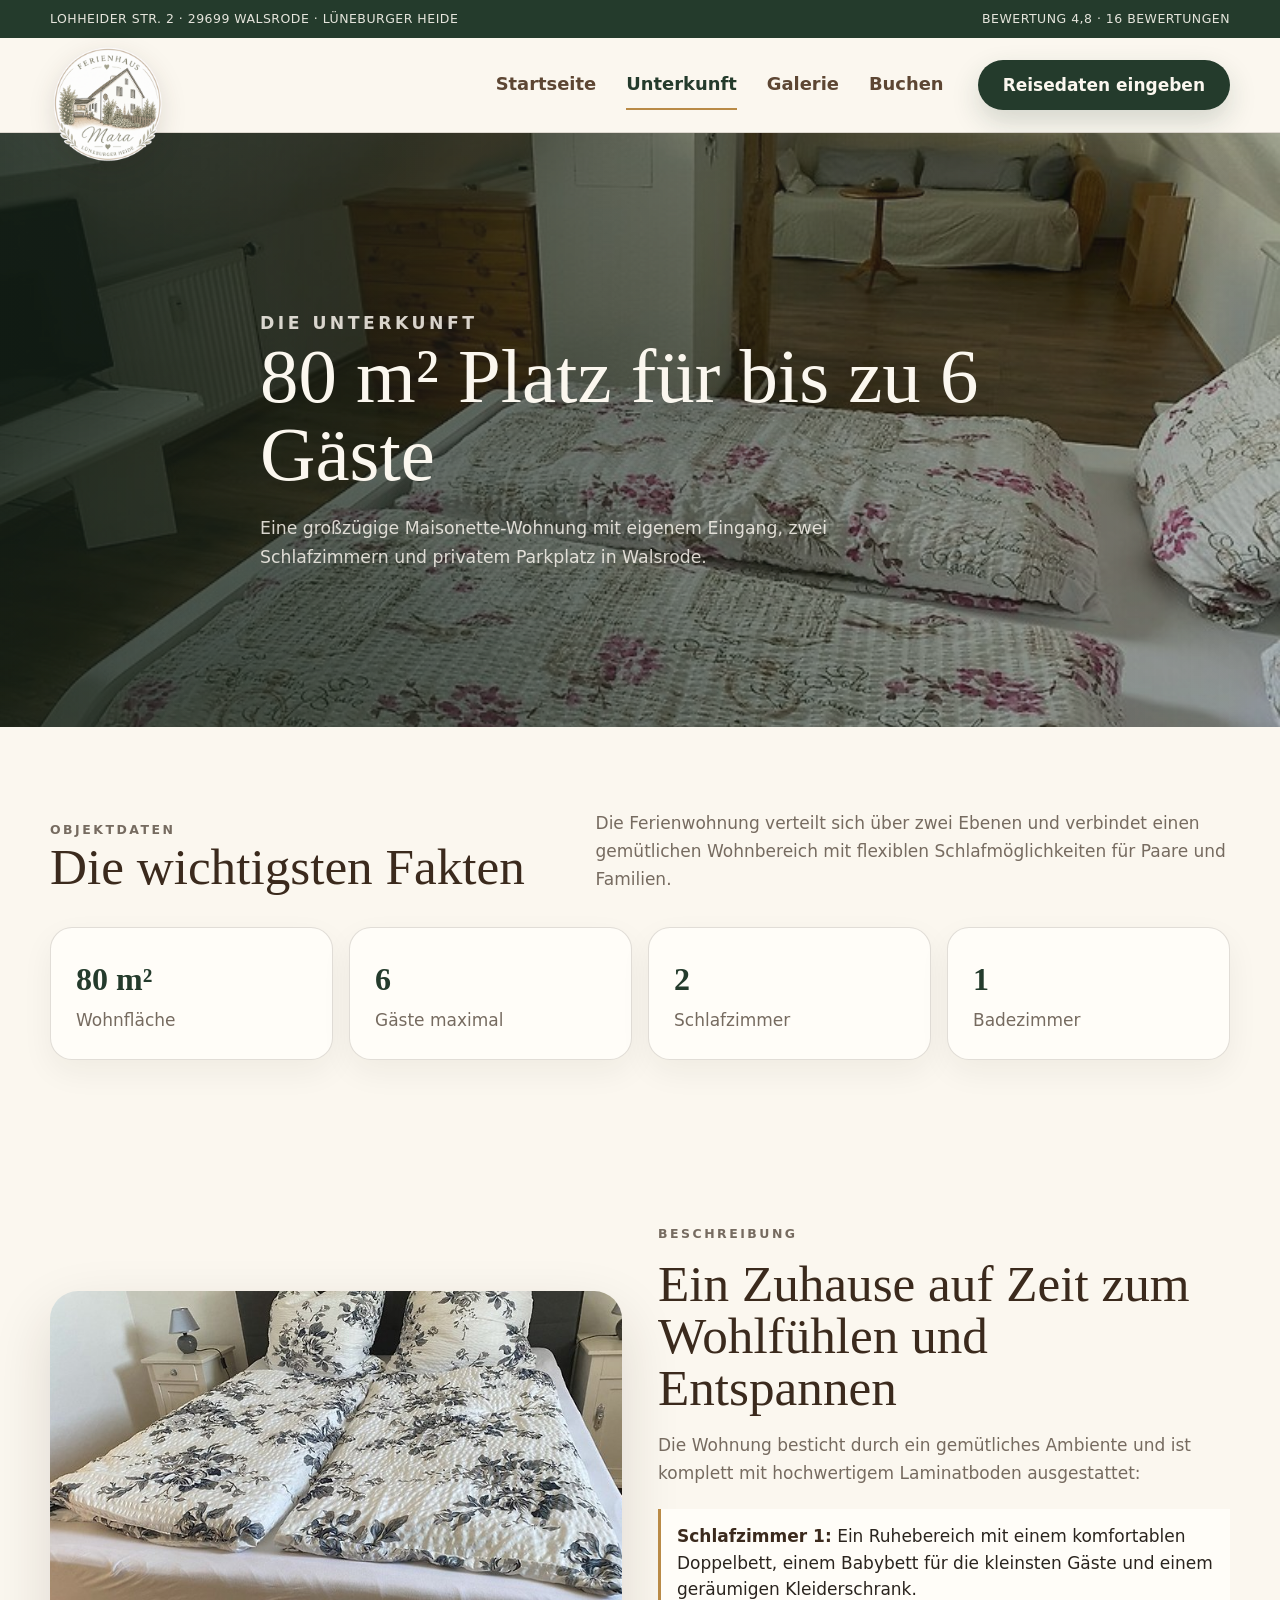
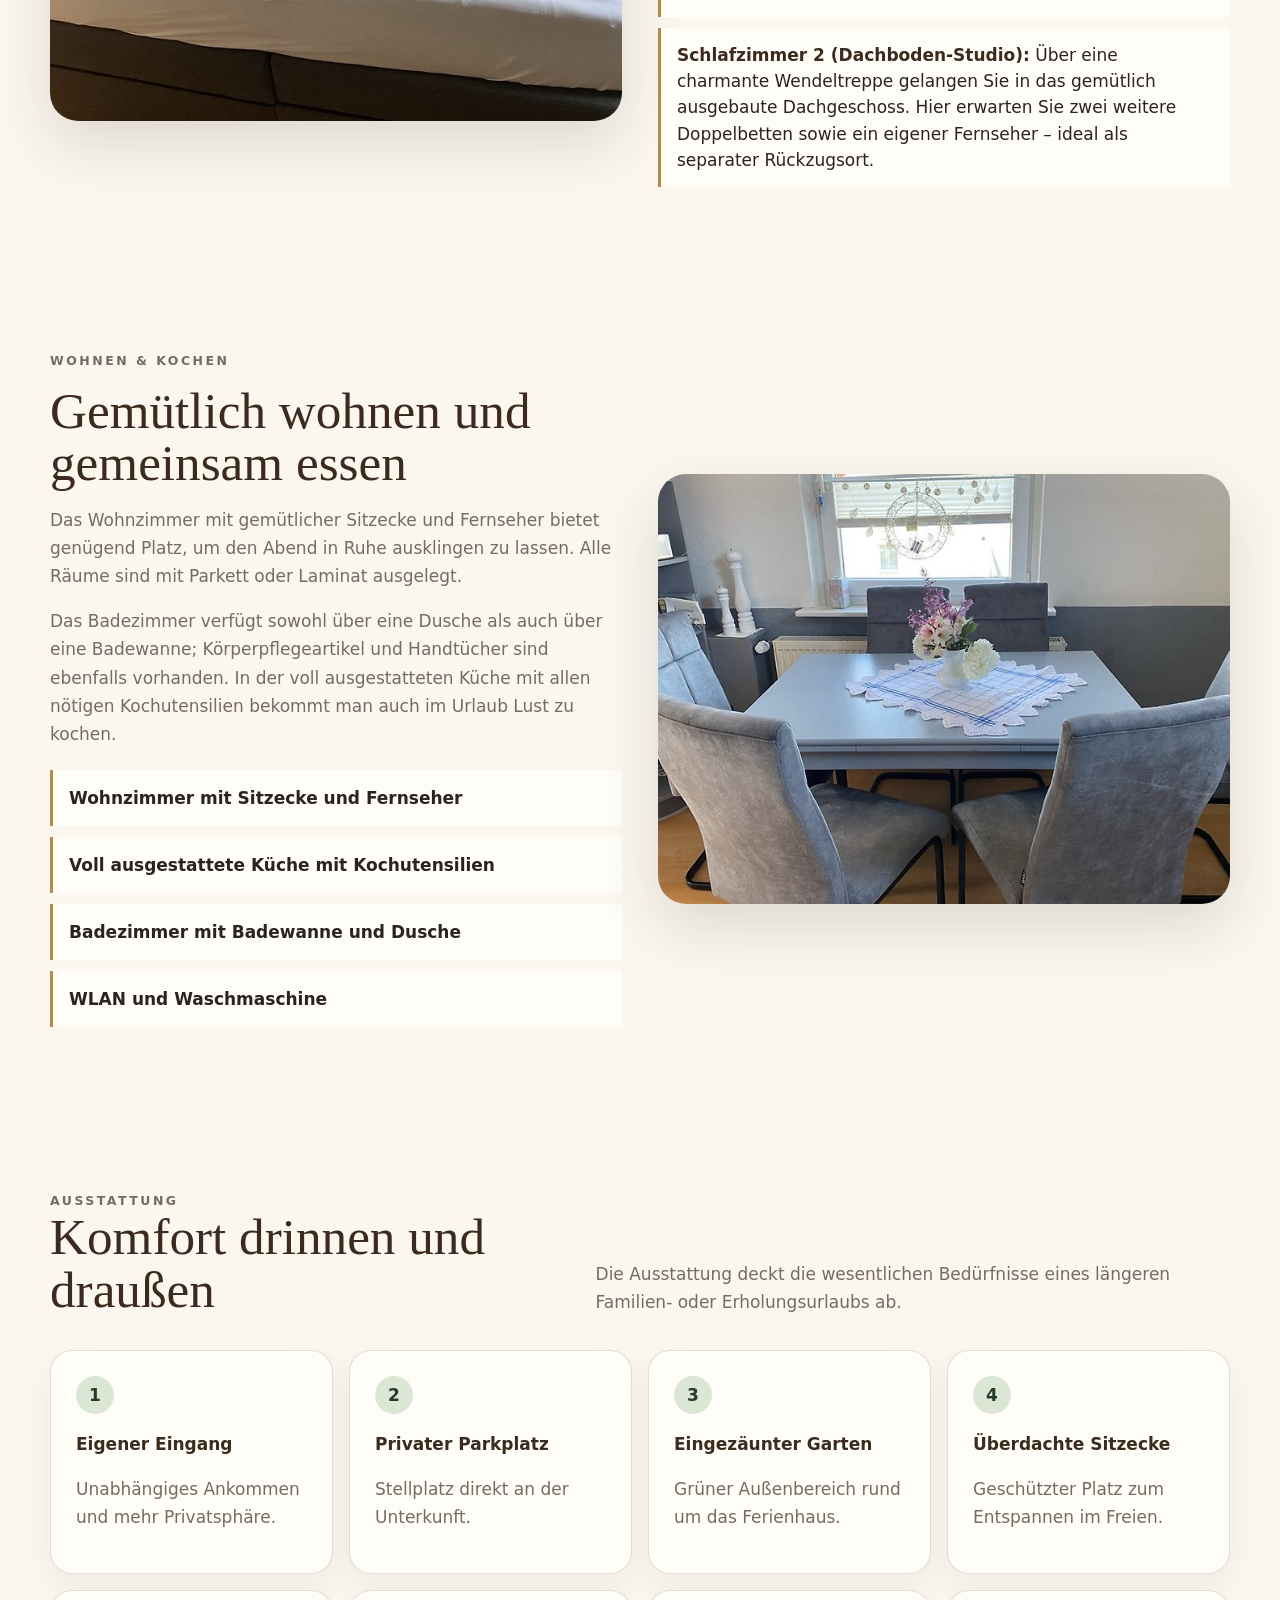
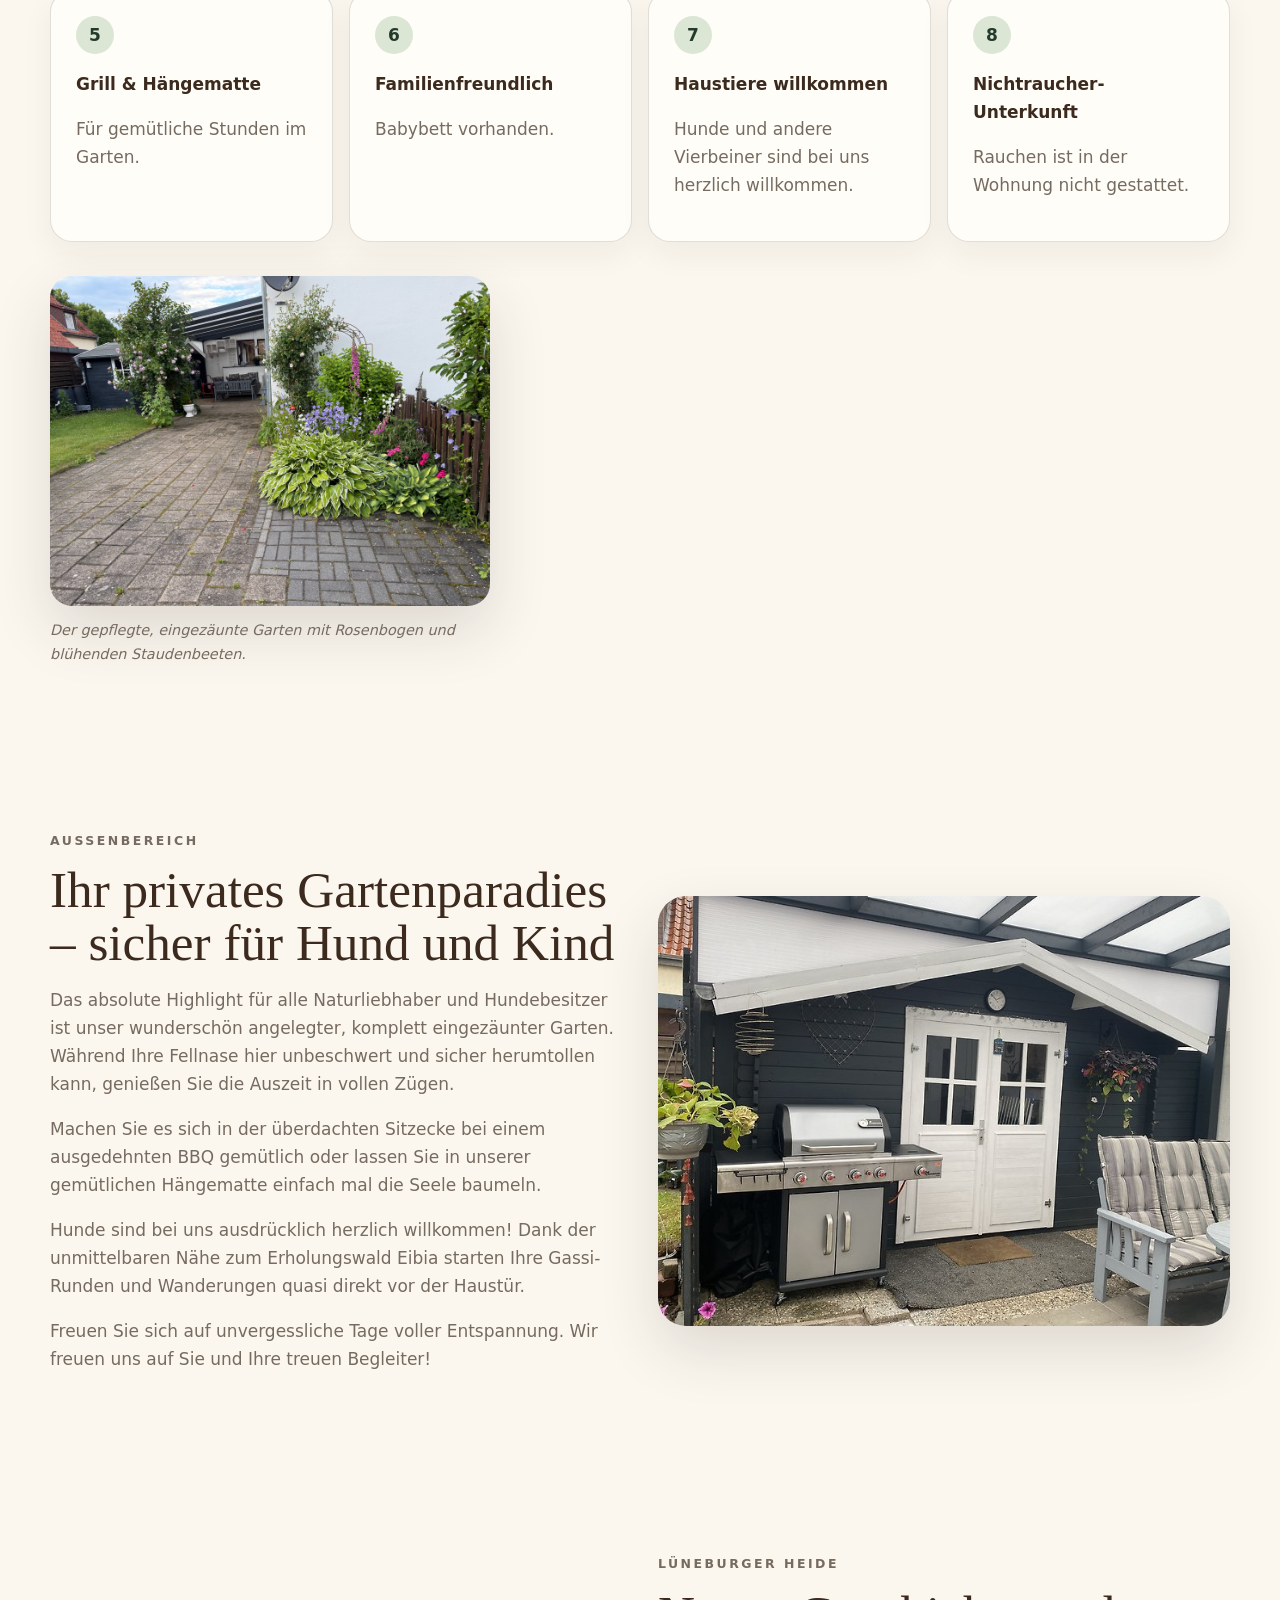
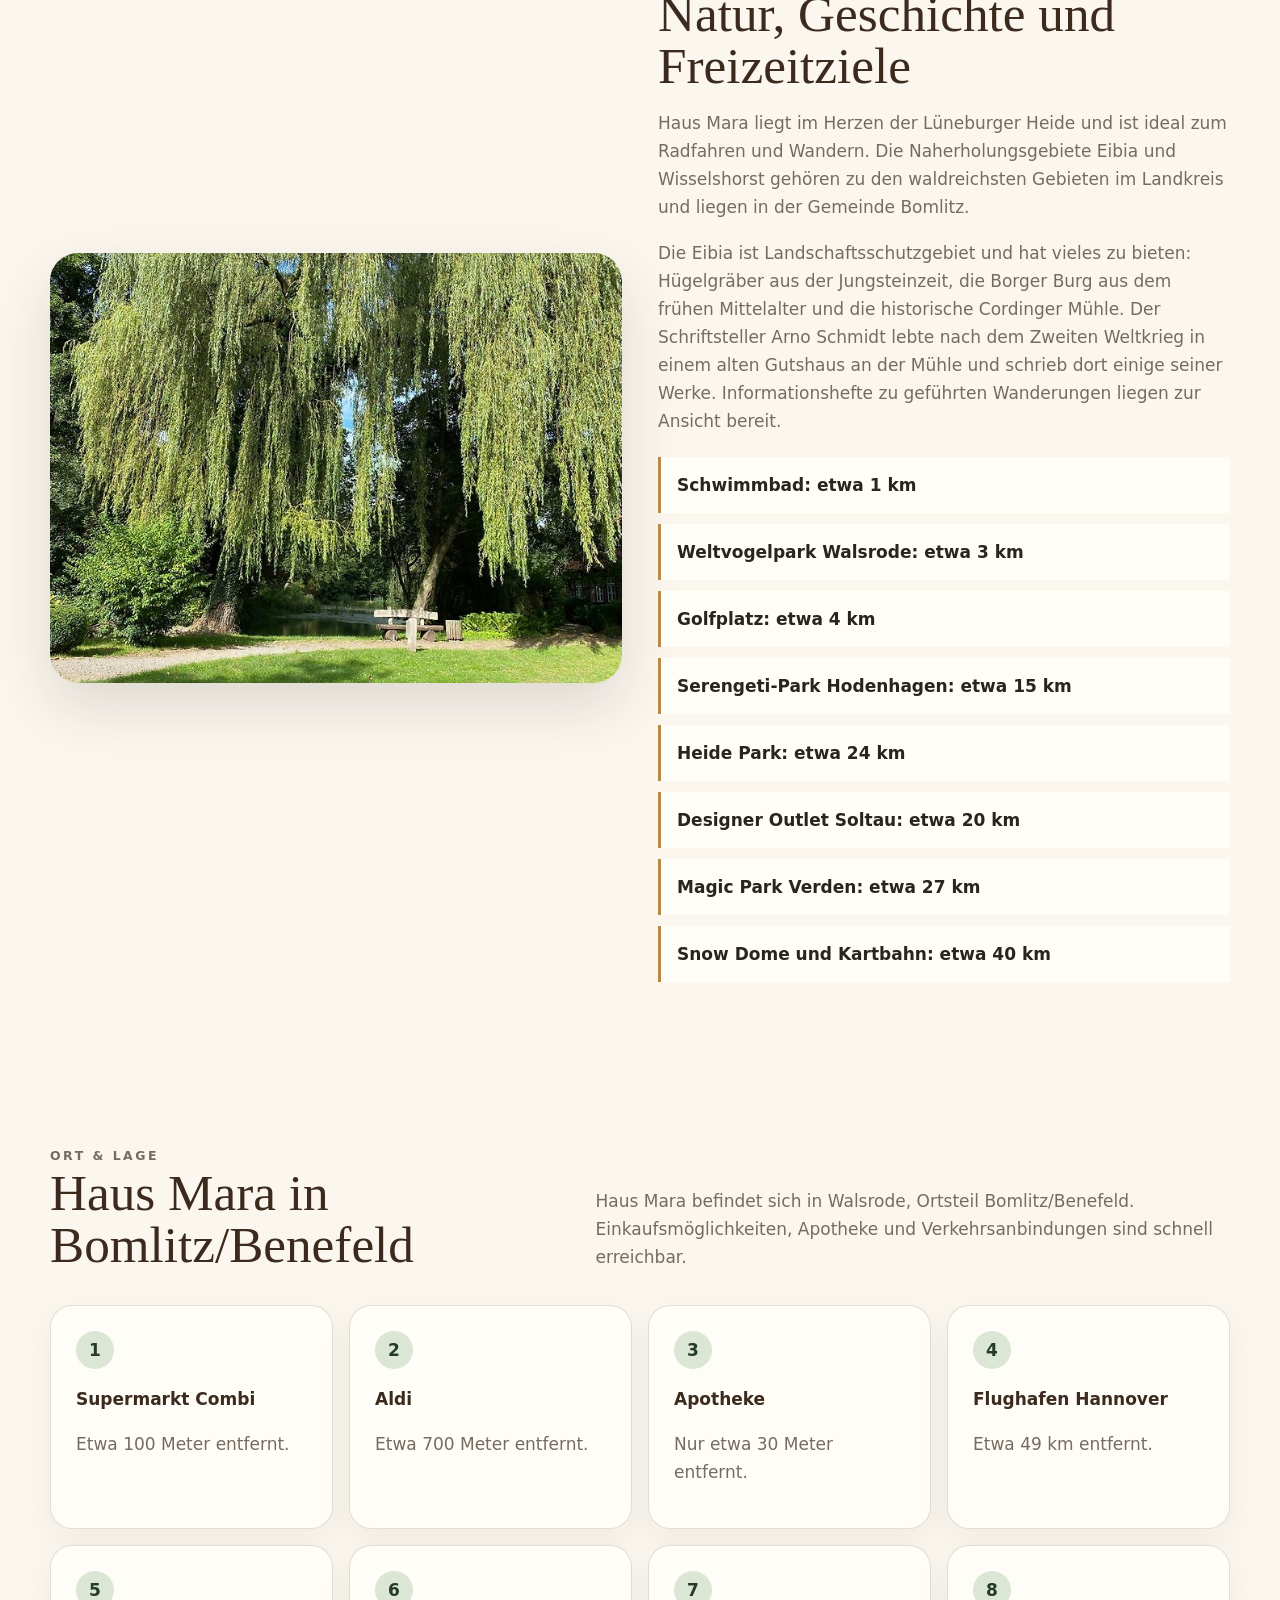
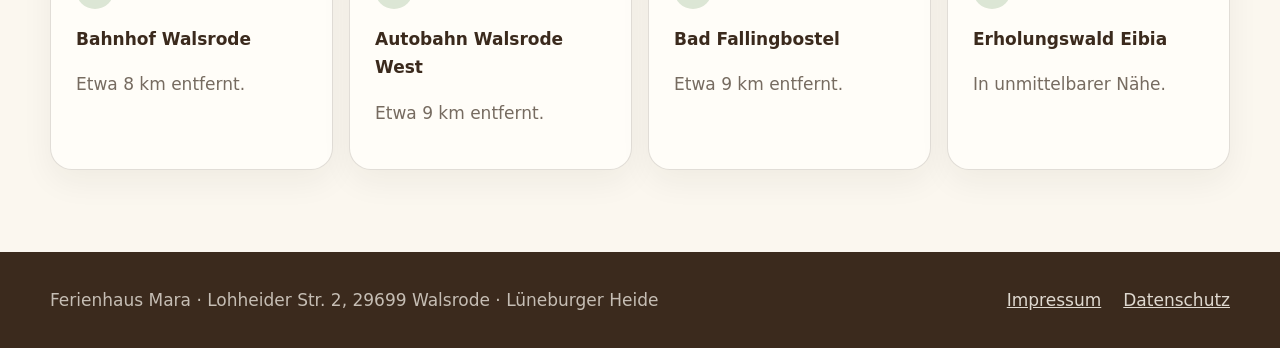
<file: unterkunft.html>
<!DOCTYPE html>
<html lang="de">
<head>
  <meta charset="UTF-8">
  <meta name="viewport" content="width=device-width, initial-scale=1">
  <title>Unterkunft | Ferienhaus Mara</title>
  <meta name="description" content="Ausfuehrliche Beschreibung, Ausstattung und Umgebung der 80 m2 Maisonette-Wohnung Ferienhaus Mara in Walsrode.">
  <link rel="canonical" href="https://ellseybcb.github.io/Ferienhausmara/unterkunft.html">
  <link rel="icon" type="image/png" href="LogoMara_transparent.png">
  <meta property="og:type" content="website">
  <meta property="og:site_name" content="Ferienhaus Mara">
  <meta property="og:title" content="Unterkunft | Ferienhaus Mara">
  <meta property="og:description" content="80 m² Maisonette-Wohnung für bis zu 6 Gäste in Walsrode, Lüneburger Heide.">
  <meta property="og:url" content="https://ellseybcb.github.io/Ferienhausmara/unterkunft.html">
  <meta property="og:image" content="https://ellseybcb.github.io/Ferienhausmara/assets/gallery/81029433147171.jpg">
  <meta name="twitter:card" content="summary_large_image">
  <meta name="twitter:title" content="Unterkunft | Ferienhaus Mara">
  <meta name="twitter:description" content="80 m² Maisonette-Wohnung für bis zu 6 Gäste in Walsrode, Lüneburger Heide.">
  <meta name="twitter:image" content="https://ellseybcb.github.io/Ferienhausmara/assets/gallery/81029433147171.jpg">
  <link rel="stylesheet" href="ferienhaus-mara-pages.css?v=11">
</head>
<body>
  <div class="topbar"><div class="container"><span>Lohheider Str. 2 · 29699 Walsrode · Lüneburger Heide</span><span>Bewertung 4,8 · 16 Bewertungen</span></div></div>
  <header class="site-header">
    <div class="container nav">
      <a class="logo" href="index.html" aria-label="Ferienhaus Mara Startseite"></a>
      <button class="nav-toggle" type="button" aria-label="Menü öffnen" aria-expanded="false" aria-controls="primary-nav"><span></span><span></span><span></span></button>
      <nav class="nav-links" id="primary-nav" aria-label="Hauptnavigation">
        <a href="index.html">Startseite</a>
        <a class="active" href="unterkunft.html">Unterkunft</a>
        <a href="galerie.html">Galerie</a>
        <a href="buchen.html">Buchen</a>
      </nav>
      <a class="button" href="buchen.html#kalender">Reisedaten eingeben</a>
    </div>
  </header>

  <main>
    <section class="page-hero" style="--hero-image:url('assets/gallery/63020875833061.jpg')">
      <div class="container page-hero-content">
        <p class="eyebrow">Die Unterkunft</p>
        <h1>80 m² Platz für bis zu 6 Gäste</h1>
        <p>Eine großzügige Maisonette-Wohnung mit eigenem Eingang, zwei Schlafzimmern und privatem Parkplatz in Walsrode.</p>
      </div>
    </section>

    <section>
      <div class="container">
        <div class="section-head">
          <div><p class="eyebrow">Objektdaten</p><h2>Die wichtigsten Fakten</h2></div>
          <p>Die Ferienwohnung verteilt sich über zwei Ebenen und verbindet einen gemütlichen Wohnbereich mit flexiblen Schlafmöglichkeiten für Paare und Familien.</p>
        </div>
        <div class="summary">
          <article><strong>80 m²</strong><span>Wohnfläche</span></article>
          <article><strong>6</strong><span>Gäste maximal</span></article>
          <article><strong>2</strong><span>Schlafzimmer</span></article>
          <article><strong>1</strong><span>Badezimmer</span></article>
        </div>
      </div>
    </section>

    <section>
      <div class="container split">
        <img loading="lazy" decoding="async" src="assets/gallery/5366703147171.jpg" alt="Erstes Schlafzimmer mit Doppelbett">
        <div class="copy">
          <p class="eyebrow">Beschreibung</p>
          <h2>Ein Zuhause auf Zeit zum Wohlfühlen und Entspannen</h2>
          <p>Die Wohnung besticht durch ein gemütliches Ambiente und ist komplett mit hochwertigem Laminatboden ausgestattet:</p>
          <div class="detail-list detail-prose">
            <div><strong>Schlafzimmer 1:</strong> Ein Ruhebereich mit einem komfortablen Doppelbett, einem Babybett für die kleinsten Gäste und einem geräumigen Kleiderschrank.</div>
            <div><strong>Schlafzimmer 2 (Dachboden-Studio):</strong> Über eine charmante Wendeltreppe gelangen Sie in das gemütlich ausgebaute Dachgeschoss. Hier erwarten Sie zwei weitere Doppelbetten sowie ein eigener Fernseher – ideal als separater Rückzugsort.</div>
          </div>
        </div>
      </div>
    </section>

    <section>
      <div class="container split">
        <div class="copy">
          <p class="eyebrow">Wohnen &amp; Kochen</p>
          <h2>Gemütlich wohnen und gemeinsam essen</h2>
          <p>Das Wohnzimmer mit gemütlicher Sitzecke und Fernseher bietet genügend Platz, um den Abend in Ruhe ausklingen zu lassen. Alle Räume sind mit Parkett oder Laminat ausgelegt.</p>
          <p>Das Badezimmer verfügt sowohl über eine Dusche als auch über eine Badewanne; Körperpflegeartikel und Handtücher sind ebenfalls vorhanden. In der voll ausgestatteten Küche mit allen nötigen Kochutensilien bekommt man auch im Urlaub Lust zu kochen.</p>
          <div class="detail-list">
            <div>Wohnzimmer mit Sitzecke und Fernseher</div>
            <div>Voll ausgestattete Küche mit Kochutensilien</div>
            <div>Badezimmer mit Badewanne und Dusche</div>
            <div>WLAN und Waschmaschine</div>
          </div>
        </div>
        <img loading="lazy" decoding="async" src="assets/gallery/24585632147171.jpg" alt="Wohnbereich der Maisonette-Wohnung">
      </div>
    </section>

    <section>
      <div class="container">
        <div class="section-head">
          <div><p class="eyebrow">Ausstattung</p><h2>Komfort drinnen und draußen</h2></div>
          <p>Die Ausstattung deckt die wesentlichen Bedürfnisse eines längeren Familien- oder Erholungsurlaubs ab.</p>
        </div>
        <div class="feature-grid">
          <article class="feature"><b>1</b><strong>Eigener Eingang</strong><p>Unabhängiges Ankommen und mehr Privatsphäre.</p></article>
          <article class="feature"><b>2</b><strong>Privater Parkplatz</strong><p>Stellplatz direkt an der Unterkunft.</p></article>
          <article class="feature"><b>3</b><strong>Eingezäunter Garten</strong><p>Grüner Außenbereich rund um das Ferienhaus.</p></article>
          <article class="feature"><b>4</b><strong>Überdachte Sitzecke</strong><p>Geschützter Platz zum Entspannen im Freien.</p></article>
          <article class="feature"><b>5</b><strong>Grill &amp; Hängematte</strong><p>Für gemütliche Stunden im Garten.</p></article>
          <article class="feature"><b>6</b><strong>Familienfreundlich</strong><p>Babybett vorhanden.</p></article>
          <article class="feature"><b>7</b><strong>Haustiere willkommen</strong><p>Hunde und andere Vierbeiner sind bei uns herzlich willkommen.</p></article>
          <article class="feature"><b>8</b><strong>Nichtraucher-Unterkunft</strong><p>Rauchen ist in der Wohnung nicht gestattet.</p></article>
        </div>
        <figure class="amenity-photo">
          <img loading="lazy" decoding="async" src="assets/garten-ausstattung.jpg" alt="Eingezäunter Garten mit Rosenbogen, überdachter Terrasse und blühendem Staudenbeet">
          <figcaption>Der gepflegte, eingezäunte Garten mit Rosenbogen und blühenden Staudenbeeten.</figcaption>
        </figure>
      </div>
    </section>

    <section>
      <div class="container split">
        <div class="copy">
          <p class="eyebrow">Außenbereich</p>
          <h2>Ihr privates Gartenparadies – sicher für Hund und Kind</h2>
          <p>Das absolute Highlight für alle Naturliebhaber und Hundebesitzer ist unser wunderschön angelegter, komplett eingezäunter Garten. Während Ihre Fellnase hier unbeschwert und sicher herumtollen kann, genießen Sie die Auszeit in vollen Zügen.</p>
          <p>Machen Sie es sich in der überdachten Sitzecke bei einem ausgedehnten BBQ gemütlich oder lassen Sie in unserer gemütlichen Hängematte einfach mal die Seele baumeln.</p>
          <p>Hunde sind bei uns ausdrücklich herzlich willkommen! Dank der unmittelbaren Nähe zum Erholungswald Eibia starten Ihre Gassi-Runden und Wanderungen quasi direkt vor der Haustür.</p>
          <p>Freuen Sie sich auf unvergessliche Tage voller Entspannung. Wir freuen uns auf Sie und Ihre treuen Begleiter!</p>
        </div>
        <img loading="lazy" decoding="async" src="assets/gallery/48874788064961.jpg" alt="Überdachte Terrasse mit Gasgrill im eingezäunten Garten">
      </div>
    </section>

    <section>
      <div class="container split">
        <img loading="lazy" decoding="async" src="assets/gallery/29133987128951.jpg" alt="Erholungswald Eibia bei Walsrode">
        <div class="copy">
          <p class="eyebrow">Lüneburger Heide</p>
          <h2>Natur, Geschichte und Freizeitziele</h2>
          <p>Haus Mara liegt im Herzen der Lüneburger Heide und ist ideal zum Radfahren und Wandern. Die Naherholungsgebiete Eibia und Wisselshorst gehören zu den waldreichsten Gebieten im Landkreis und liegen in der Gemeinde Bomlitz.</p>
          <p>Die Eibia ist Landschaftsschutzgebiet und hat vieles zu bieten: Hügelgräber aus der Jungsteinzeit, die Borger Burg aus dem frühen Mittelalter und die historische Cordinger Mühle. Der Schriftsteller Arno Schmidt lebte nach dem Zweiten Weltkrieg in einem alten Gutshaus an der Mühle und schrieb dort einige seiner Werke. Informationshefte zu geführten Wanderungen liegen zur Ansicht bereit.</p>
          <div class="detail-list">
            <div>Schwimmbad: etwa 1 km</div>
            <div>Weltvogelpark Walsrode: etwa 3 km</div>
            <div>Golfplatz: etwa 4 km</div>
            <div>Serengeti-Park Hodenhagen: etwa 15 km</div>
            <div>Heide Park: etwa 24 km</div>
            <div>Designer Outlet Soltau: etwa 20 km</div>
            <div>Magic Park Verden: etwa 27 km</div>
            <div>Snow Dome und Kartbahn: etwa 40 km</div>
          </div>
        </div>
      </div>
    </section>

    <section>
      <div class="container">
        <div class="section-head">
          <div><p class="eyebrow">Ort &amp; Lage</p><h2>Haus Mara in Bomlitz/Benefeld</h2></div>
          <p>Haus Mara befindet sich in Walsrode, Ortsteil Bomlitz/Benefeld. Einkaufsmöglichkeiten, Apotheke und Verkehrsanbindungen sind schnell erreichbar.</p>
        </div>
        <div class="feature-grid">
          <article class="feature"><b>1</b><strong>Supermarkt Combi</strong><p>Etwa 100 Meter entfernt.</p></article>
          <article class="feature"><b>2</b><strong>Aldi</strong><p>Etwa 700 Meter entfernt.</p></article>
          <article class="feature"><b>3</b><strong>Apotheke</strong><p>Nur etwa 30 Meter entfernt.</p></article>
          <article class="feature"><b>4</b><strong>Flughafen Hannover</strong><p>Etwa 49 km entfernt.</p></article>
          <article class="feature"><b>5</b><strong>Bahnhof Walsrode</strong><p>Etwa 8 km entfernt.</p></article>
          <article class="feature"><b>6</b><strong>Autobahn Walsrode West</strong><p>Etwa 9 km entfernt.</p></article>
          <article class="feature"><b>7</b><strong>Bad Fallingbostel</strong><p>Etwa 9 km entfernt.</p></article>
          <article class="feature"><b>8</b><strong>Erholungswald Eibia</strong><p>In unmittelbarer Nähe.</p></article>
        </div>
      </div>
    </section>
  </main>
  <footer><div class="container footer-inner"><span>Ferienhaus Mara · Lohheider Str. 2, 29699 Walsrode · Lüneburger Heide</span><nav class="footer-links" aria-label="Rechtliches"><a href="impressum.html">Impressum</a><a href="datenschutz.html">Datenschutz</a></nav></div></footer>
  <script src="nav.js"></script>
</body>
</html>
</file>
<file: ferienhaus-mara-pages.css>
:root {
  --ivory: #fbf7ef;
  --paper: #fffdf8;
  --gold: #b98a46;
  --brown: #3b2a1d;
  --green: #243b2c;
  --green-soft: #3f5f45;
  --sage: #dce6d5;
  --muted: #766b60;
  --line: rgba(59, 42, 29, .15);
  --shadow: 0 24px 60px rgba(43, 31, 20, .14);
}

* { box-sizing: border-box; }
html { scroll-behavior: smooth; }
body {
  margin: 0;
  color: #2a241e;
  background: var(--ivory);
  font-family: Inter, ui-sans-serif, system-ui, -apple-system, BlinkMacSystemFont, "Segoe UI", sans-serif;
  font-size: 17px;
  line-height: 1.65;
}
a { color: inherit; text-decoration: none; }
img { display: block; max-width: 100%; }
.container { width: min(1180px, calc(100% - 40px)); margin: 0 auto; }

.topbar {
  background: var(--green);
  color: rgba(251,247,239,.9);
  font-size: .78rem;
  letter-spacing: .04em;
  text-transform: uppercase;
}
.topbar .container {
  min-height: 38px;
  display: flex;
  align-items: center;
  justify-content: space-between;
  gap: 20px;
}
.site-header {
  position: sticky;
  top: 0;
  z-index: 20;
  background: rgba(251,247,239,.95);
  border-bottom: 1px solid var(--line);
  backdrop-filter: blur(14px);
}
.nav {
  min-height: 86px;
  display: flex;
  align-items: center;
  gap: 34px;
}
.logo {
  width: 116px;
  height: 116px;
  flex: 0 0 auto;
  margin: 8px 12px -30px 0;
  background: url("LogoMara_transparent.png") center/contain no-repeat;
  filter: drop-shadow(0 8px 12px rgba(43,31,20,.14));
}
.nav-links {
  display: flex;
  align-items: center;
  gap: 30px;
  margin-left: auto;
  font-size: 1.12rem;
  font-weight: 700;
  color: #5d4633;
}
.nav-links a { padding: 9px 0; border-bottom: 2px solid transparent; }
.nav-links a:hover,
.nav-links a.active { color: var(--green); border-color: var(--gold); }
.button {
  display: inline-flex;
  min-height: 50px;
  padding: 0 24px;
  align-items: center;
  justify-content: center;
  border-radius: 999px;
  border: 1px solid transparent;
  background: var(--green);
  color: var(--ivory);
  font-weight: 850;
  box-shadow: 0 12px 28px rgba(36,59,44,.18);
}
.button:hover { background: var(--green-soft); transform: translateY(-1px); }
.button.light { background: var(--ivory); color: var(--green); box-shadow: none; }

.page-hero {
  min-height: 380px;
  display: grid;
  align-items: end;
  position: relative;
  isolation: isolate;
  color: var(--ivory);
  overflow: hidden;
}
.page-hero::before {
  content: "";
  position: absolute;
  inset: 0;
  z-index: -1;
  background:
    linear-gradient(90deg, rgba(20,32,23,.84), rgba(20,32,23,.3)),
    var(--hero-image) center/cover no-repeat;
}
.page-hero-content { padding: 74px 0; max-width: 760px; }
.eyebrow {
  margin: 0 0 13px;
  color: #e4cfad;
  font-size: .78rem;
  font-weight: 900;
  letter-spacing: .2em;
  text-transform: uppercase;
}
h1, h2 {
  margin: 0;
  font-family: Georgia, "Times New Roman", serif;
  font-weight: 400;
  line-height: 1.02;
}
h1 { font-size: clamp(3rem, 6vw, 5.4rem); }
h2 { font-size: clamp(2.1rem, 4vw, 3.8rem); color: var(--brown); }
.page-hero p { max-width: 660px; margin: 20px 0 0; color: rgba(251,247,239,.84); font-size: 1.08rem; }

section { padding: 82px 0; }
.section-head {
  display: grid;
  grid-template-columns: .8fr 1fr;
  gap: 38px;
  align-items: end;
  margin-bottom: 34px;
}
.section-head p { margin: 0; color: var(--muted); }
.summary,
.feature-grid,
.booking-grid {
  display: grid;
  grid-template-columns: repeat(4, 1fr);
  gap: 16px;
}
.summary article,
.feature,
.booking-card {
  padding: 25px;
  border: 1px solid var(--line);
  border-radius: 22px;
  background: var(--paper);
  box-shadow: 0 12px 32px rgba(43,31,20,.055);
}
.summary strong { display: block; color: var(--green); font-family: Georgia, serif; font-size: 2rem; }
.summary span, .feature p { color: var(--muted); }
.feature strong { display: block; margin-bottom: 7px; color: var(--brown); }
.feature b {
  display: grid;
  place-items: center;
  width: 38px;
  height: 38px;
  margin-bottom: 16px;
  border-radius: 50%;
  background: var(--sage);
  color: var(--green);
}
.split {
  display: grid;
  grid-template-columns: 1fr 1fr;
  gap: 36px;
  align-items: center;
}
.split img {
  width: 100%;
  min-height: 430px;
  object-fit: cover;
  border-radius: 28px;
  box-shadow: var(--shadow);
}
.copy p { color: var(--muted); }
.detail-list { display: grid; gap: 11px; margin-top: 22px; }
.detail-list div {
  padding: 14px 16px;
  background: var(--paper);
  border-left: 3px solid var(--gold);
  font-weight: 700;
}
.detail-list.detail-prose div { font-weight: 500; line-height: 1.55; }
.detail-list.detail-prose strong { color: var(--brown); }

.gallery-grid {
  display: grid;
  grid-template-columns: repeat(3, 1fr);
  gap: 15px;
}
.gallery-grid button {
  padding: 0;
  overflow: hidden;
  border: 0;
  border-radius: 18px;
  background: #ddd;
  cursor: pointer;
  box-shadow: 0 10px 28px rgba(43,31,20,.08);
}
.gallery-grid img {
  width: 100%;
  height: 260px;
  object-fit: cover;
  transition: transform .3s ease;
}
.gallery-grid button:hover img { transform: scale(1.035); }
.gallery-slider {
  position: relative;
  overflow: hidden;
  border-radius: 28px;
  background: var(--green);
  box-shadow: var(--shadow);
}
.gallery-slider > img {
  width: 100%;
  height: min(68vw, 700px);
  min-height: 440px;
  object-fit: cover;
  background: #17251b;
}
.gallery-arrow {
  position: absolute;
  z-index: 2;
  top: 50%;
  transform: translateY(-50%);
  display: grid;
  place-items: center;
  width: 58px;
  height: 58px;
  border: 1px solid rgba(255,255,255,.55);
  border-radius: 50%;
  background: rgba(20,35,25,.76);
  color: white;
  font-size: 2rem;
  cursor: pointer;
  backdrop-filter: blur(8px);
}
.gallery-arrow:hover { background: var(--green); }
.gallery-arrow.prev { left: 20px; }
.gallery-arrow.next { right: 20px; }
.gallery-counter {
  position: absolute;
  right: 22px;
  bottom: 20px;
  padding: 7px 13px;
  border-radius: 999px;
  background: rgba(20,35,25,.78);
  color: white;
  font-weight: 800;
}
.gallery-thumbs {
  display: grid;
  grid-template-columns: repeat(7, 1fr);
  gap: 9px;
  margin-top: 15px;
}
.gallery-thumbs button {
  padding: 0;
  overflow: hidden;
  border: 3px solid transparent;
  border-radius: 12px;
  background: transparent;
  opacity: .65;
  cursor: pointer;
}
.gallery-thumbs button.active {
  border-color: var(--gold);
  opacity: 1;
}
.gallery-thumbs img {
  width: 100%;
  height: 82px;
  object-fit: cover;
}
.lightbox {
  position: fixed;
  inset: 0;
  z-index: 100;
  display: none;
  place-items: center;
  padding: 30px;
  background: rgba(13,20,15,.92);
}
.lightbox.open { display: grid; }
.lightbox img { max-width: min(1200px, 94vw); max-height: 86vh; border-radius: 18px; }
.lightbox-close {
  position: absolute;
  top: 18px;
  right: 24px;
  border: 0;
  background: transparent;
  color: white;
  font-size: 2.4rem;
  cursor: pointer;
}

.booking-layout {
  display: grid;
  grid-template-columns: .9fr 1.1fr;
  gap: 28px;
  align-items: start;
}
.price-box {
  padding: 34px;
  border-radius: 28px;
  background: var(--green);
  color: var(--ivory);
  box-shadow: var(--shadow);
}
.price-box h2 { color: var(--ivory); }
.price { margin: 20px 0 4px; font-family: Georgia, serif; font-size: 3rem; }
.price-box p { color: rgba(251,247,239,.78); }
.booking-card { display: grid; gap: 10px; }
.booking-card span { color: var(--gold); font-size: .74rem; font-weight: 900; letter-spacing: .15em; text-transform: uppercase; }
.booking-card strong { font-size: 1.04rem; }
.booking-action {
  margin-top: 24px;
  padding: 28px;
  border-radius: 24px;
  background: #f0e6d6;
}

.calendar-section { background: linear-gradient(180deg, var(--ivory), #f1e9da); scroll-margin-top: 100px; }
.cal-card {
  max-width: 620px;
  margin: 0 auto;
  padding: 30px 32px 34px;
  border: 1px solid var(--line);
  border-radius: 26px;
  background: var(--paper);
  box-shadow: var(--shadow);
}
.cal-head { display: flex; align-items: center; justify-content: space-between; margin-bottom: 22px; }
.cal-title { font-family: Georgia, serif; font-size: 1.65rem; color: var(--brown); }
.cal-nav { display: flex; gap: 10px; }
.cal-nav button {
  width: 42px; height: 42px;
  display: grid; place-items: center;
  border: 1px solid var(--line);
  border-radius: 50%;
  background: #fff;
  color: var(--green);
  font-size: 1.25rem; line-height: 1;
  cursor: pointer;
  transition: background .15s ease, color .15s ease, border-color .15s ease, transform .15s ease;
}
.cal-nav button:hover:not(:disabled) { background: var(--green); color: #fff; border-color: var(--green); transform: translateY(-1px); }
.cal-nav button:disabled { opacity: .3; cursor: not-allowed; }

.cal-weekdays, .cal-grid { display: grid; grid-template-columns: repeat(7, 1fr); }
.cal-weekdays { margin-bottom: 6px; }
.cal-grid { gap: 4px; }
.cal-weekdays span {
  text-align: center;
  font-size: .7rem; font-weight: 800;
  letter-spacing: .05em; text-transform: uppercase;
  color: var(--muted);
  padding-bottom: 8px;
}
.cal-day {
  position: relative;
  aspect-ratio: 1 / 1;
  display: grid; place-items: center;
  border-radius: 12px;
  font-size: .98rem; font-weight: 600;
  color: var(--brown);
  user-select: none;
}
.cal-day.empty { visibility: hidden; }
.cal-day.past { color: #cdc4b5; }
.cal-day.free { cursor: pointer; transition: background .12s ease, color .12s ease; }
.cal-day.free:hover { background: var(--sage); color: var(--green); }
.cal-day.booked {
  color: #b29a7c;
  text-decoration: line-through;
  cursor: not-allowed;
  background: repeating-linear-gradient(135deg, rgba(154,123,79,.12) 0 6px, rgba(154,123,79,.03) 6px 12px);
}
.cal-day.in-range { background: var(--sage); color: var(--green); border-radius: 6px; }
.cal-day.sel { background: var(--green); color: #fff; font-weight: 800; box-shadow: 0 6px 16px rgba(36,59,44,.28); }

.cal-legend {
  display: flex; flex-wrap: wrap; justify-content: center; gap: 22px;
  margin-top: 22px; padding-top: 20px;
  border-top: 1px solid var(--line);
  font-size: .85rem; font-weight: 700; color: var(--muted);
}
.cal-legend span { display: inline-flex; align-items: center; }
.cal-legend i { width: 15px; height: 15px; border-radius: 5px; margin-right: 8px; border: 1px solid var(--line); }
.cal-legend .free i { background: #fff; }
.cal-legend .booked i { background: repeating-linear-gradient(135deg, rgba(154,123,79,.35) 0 4px, rgba(154,123,79,.08) 4px 8px); }
.cal-legend .sel i { background: var(--green); border-color: var(--green); }

.cal-summary { margin-top: 22px; text-align: center; }
.cal-hint { margin: 0; color: var(--muted); }
.cal-selected { margin: 0 0 16px; font-family: Georgia, serif; font-size: 1.3rem; color: var(--brown); }
.cal-reset {
  display: block; margin: 14px auto 0;
  border: 0; background: none;
  color: var(--muted); font-size: .85rem;
  text-decoration: underline; cursor: pointer;
}
.cal-status { margin: 16px 0 0; text-align: center; font-size: .78rem; color: var(--muted); }
.cal-status::before { content: ""; display: inline-block; width: 7px; height: 7px; margin-right: 7px; border-radius: 50%; background: var(--gold); vertical-align: middle; }

@media (max-width: 620px) {
  .cal-card { padding: 22px 16px 26px; }
  .cal-grid { gap: 3px; }
  .cal-day { font-size: .9rem; border-radius: 9px; }
  .cal-title { font-size: 1.4rem; }
}

.amenity-photo { margin: 34px 0 0; max-width: 440px; }
.amenity-photo img {
  width: 100%;
  aspect-ratio: 4 / 3;
  object-fit: cover;
  border-radius: 22px;
  box-shadow: var(--shadow);
}
.amenity-photo figcaption {
  margin-top: 13px;
  text-align: left;
  color: var(--muted);
  font-size: .9rem;
  font-style: italic;
}

.legal { max-width: 820px; }
.legal .lead { margin: 0 0 30px; font-size: 1.12rem; color: var(--muted); }
.legal h2 {
  font-size: clamp(1.45rem, 2.4vw, 2rem);
  color: var(--brown);
  margin: 40px 0 12px;
}
.legal h2:first-of-type { margin-top: 0; }
.legal p { color: var(--muted); margin: 0 0 14px; }
.legal a { color: var(--green); text-decoration: underline; }
.legal address {
  font-style: normal;
  color: var(--text);
  line-height: 1.85;
  margin: 0 0 14px;
  padding: 16px 18px;
  background: var(--paper);
  border-left: 3px solid var(--gold);
  border-radius: 4px;
}
.legal ul { margin: 0 0 14px; padding-left: 22px; color: var(--muted); }
.legal ul li { margin-bottom: 6px; }

footer {
  padding: 34px 0;
  background: var(--brown);
  color: rgba(251,247,239,.72);
}
.footer-inner {
  display: flex;
  flex-wrap: wrap;
  align-items: center;
  justify-content: space-between;
  gap: 10px 26px;
}
.footer-links { display: flex; gap: 22px; }
.footer-links a { color: rgba(251,247,239,.85); text-decoration: underline; }
.footer-links a:hover { color: #fff; }

.nav-toggle {
  display: none;
  flex-direction: column;
  justify-content: center;
  gap: 5px;
  width: 46px; height: 46px;
  margin-left: auto;
  padding: 0;
  border: 1px solid var(--line);
  border-radius: 12px;
  background: #fff;
  cursor: pointer;
}
.nav-toggle span {
  display: block;
  width: 22px; height: 2px;
  margin: 0 auto;
  background: var(--green);
  transition: transform .2s ease, opacity .2s ease;
}
.site-header.nav-open .nav-toggle span:nth-child(1) { transform: translateY(7px) rotate(45deg); }
.site-header.nav-open .nav-toggle span:nth-child(2) { opacity: 0; }
.site-header.nav-open .nav-toggle span:nth-child(3) { transform: translateY(-7px) rotate(-45deg); }

@media (max-width: 900px) {
  .nav { position: relative; flex-wrap: wrap; row-gap: 8px; }
  .logo { width: 96px; height: 96px; }
  .nav-toggle { display: none; }
  .nav > .button { display: none; }
  .nav-links {
    margin-left: auto;
    gap: 18px;
    flex-wrap: wrap;
    justify-content: flex-end;
    font-size: 1.02rem;
  }
  .nav-links a { padding: 9px 0; }
  .summary, .feature-grid, .booking-grid { grid-template-columns: repeat(2, 1fr); }
  .split, .booking-layout, .section-head { grid-template-columns: 1fr; }
  .gallery-grid { grid-template-columns: repeat(2, 1fr); }
  .gallery-thumbs { grid-template-columns: repeat(5, 1fr); }
}
@media (max-width: 620px) {
  .container { width: min(100% - 26px, 1180px); }
  .topbar .container { align-items: flex-start; flex-direction: column; padding: 9px 0; gap: 2px; }
  .nav { gap: 12px; }
  .logo { margin: 0; }
  .nav-links { gap: 10px 14px; font-size: .9rem; width: 100%; justify-content: center; }
  .page-hero { min-height: 330px; }
  .page-hero-content { padding: 58px 0; }
  section { padding: 62px 0; }
  .summary, .feature-grid, .booking-grid, .gallery-grid { grid-template-columns: 1fr; }
  .gallery-grid img { height: 240px; }
  .gallery-slider > img { min-height: 310px; height: 72vw; }
  .gallery-arrow { width: 46px; height: 46px; font-size: 1.5rem; }
  .gallery-arrow.prev { left: 10px; }
  .gallery-arrow.next { right: 10px; }
  .gallery-thumbs { grid-template-columns: repeat(3, 1fr); }
  .gallery-thumbs img { height: 72px; }
}

/* Werte aus inhalte.js sollen immer wie der Text drumherum aussehen */
[data-wert],
.booking-card [data-wert],
.price-box [data-wert] {
  display: inline;
  margin: 0;
  font: inherit;
  color: inherit;
  letter-spacing: inherit;
  text-transform: none;
}

/* Kategorie-Schaltflaechen ueber der Galerie */
.gallery-filter { display: flex; flex-wrap: wrap; gap: 9px; margin-bottom: 16px; }
.gallery-filter button {
  padding: 9px 17px;
  border: 1px solid var(--line);
  border-radius: 999px;
  background: var(--paper);
  color: var(--brown);
  font: inherit;
  font-size: .92rem;
  font-weight: 700;
  cursor: pointer;
}
.gallery-filter button:hover { border-color: var(--gold); }
.gallery-filter button.active { background: var(--green); border-color: var(--green); color: var(--ivory); }
.gallery-filter button:focus-visible { outline: 2px solid var(--gold); outline-offset: 2px; }
@media (max-width: 620px) { .gallery-filter button { padding: 8px 13px; font-size: .86rem; } }

/* Freier Zusatztext hinter dem Preis - verschwindet, wenn er leer ist */
.preis-hinweis:empty { display: none; }
.price-box .preis-hinweis { margin-top: 6px; color: rgba(251,247,239,.78); font-size: .95rem; }
</file>
